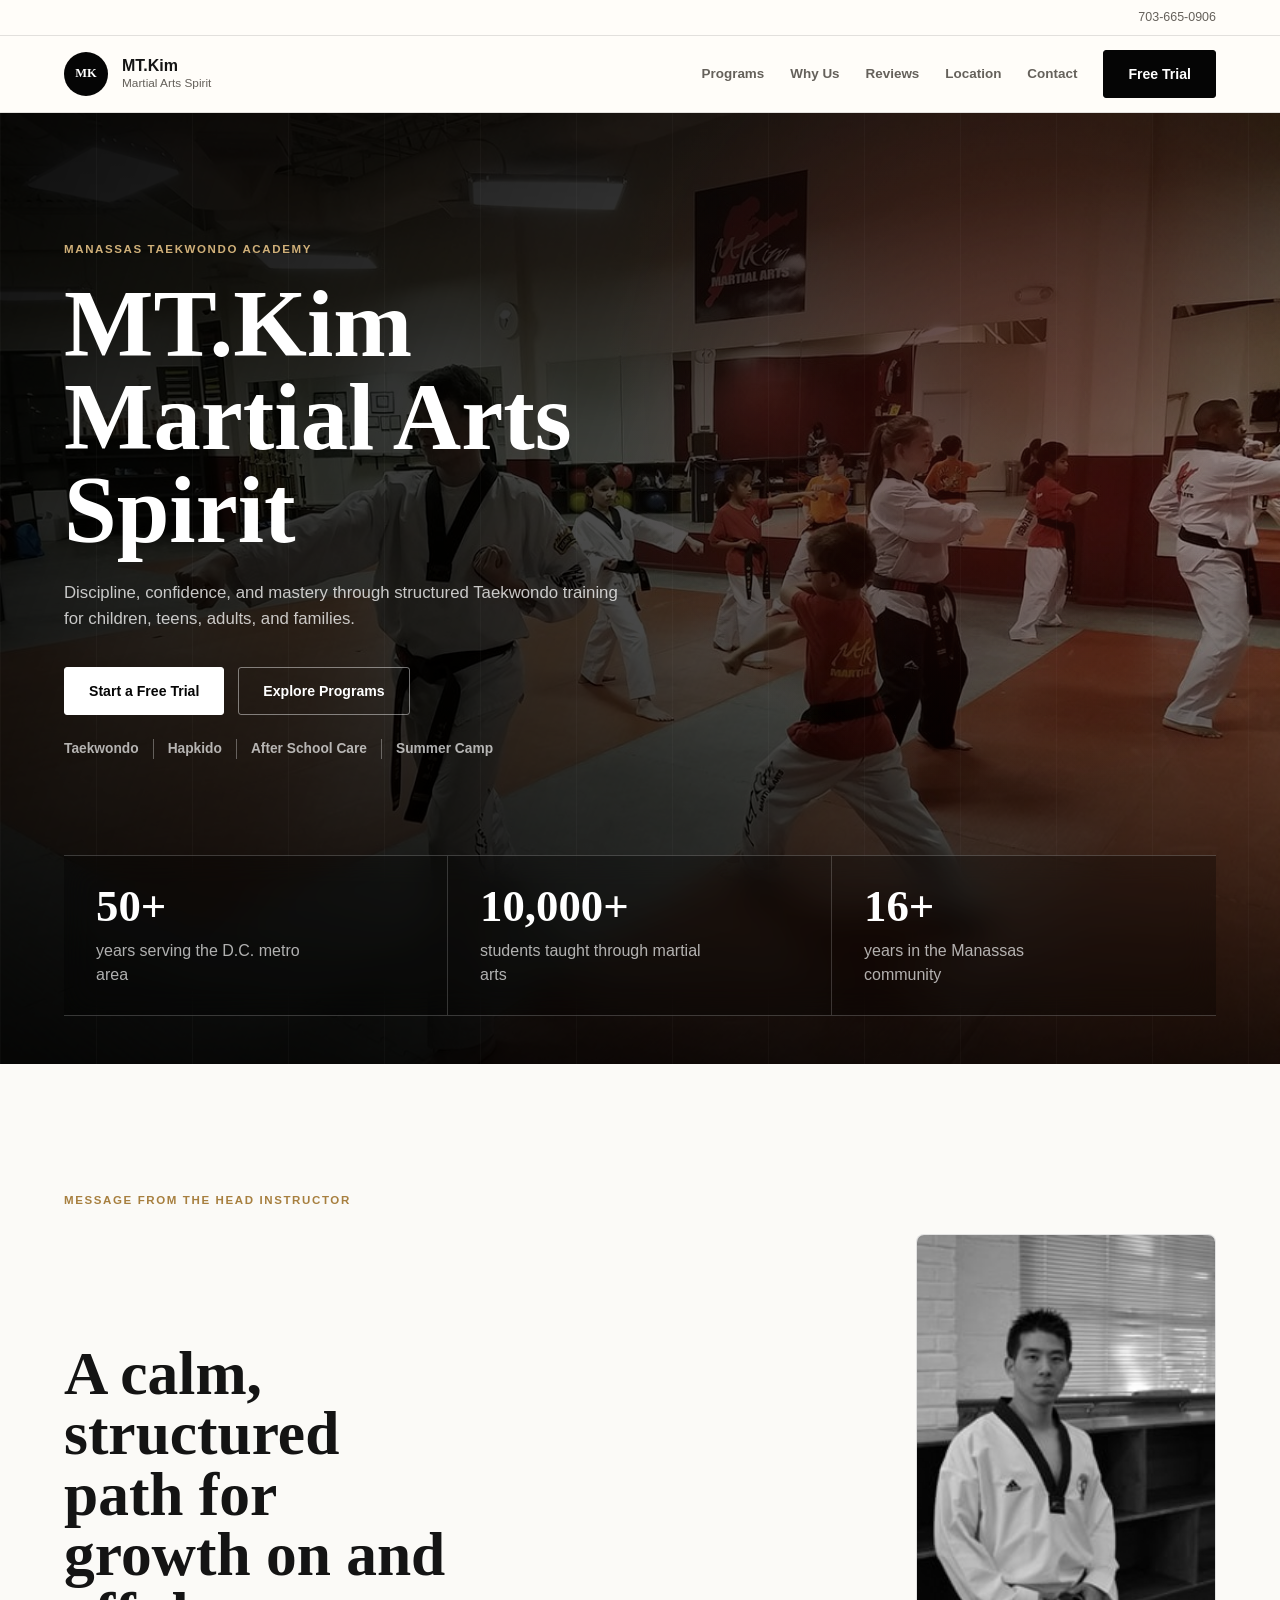
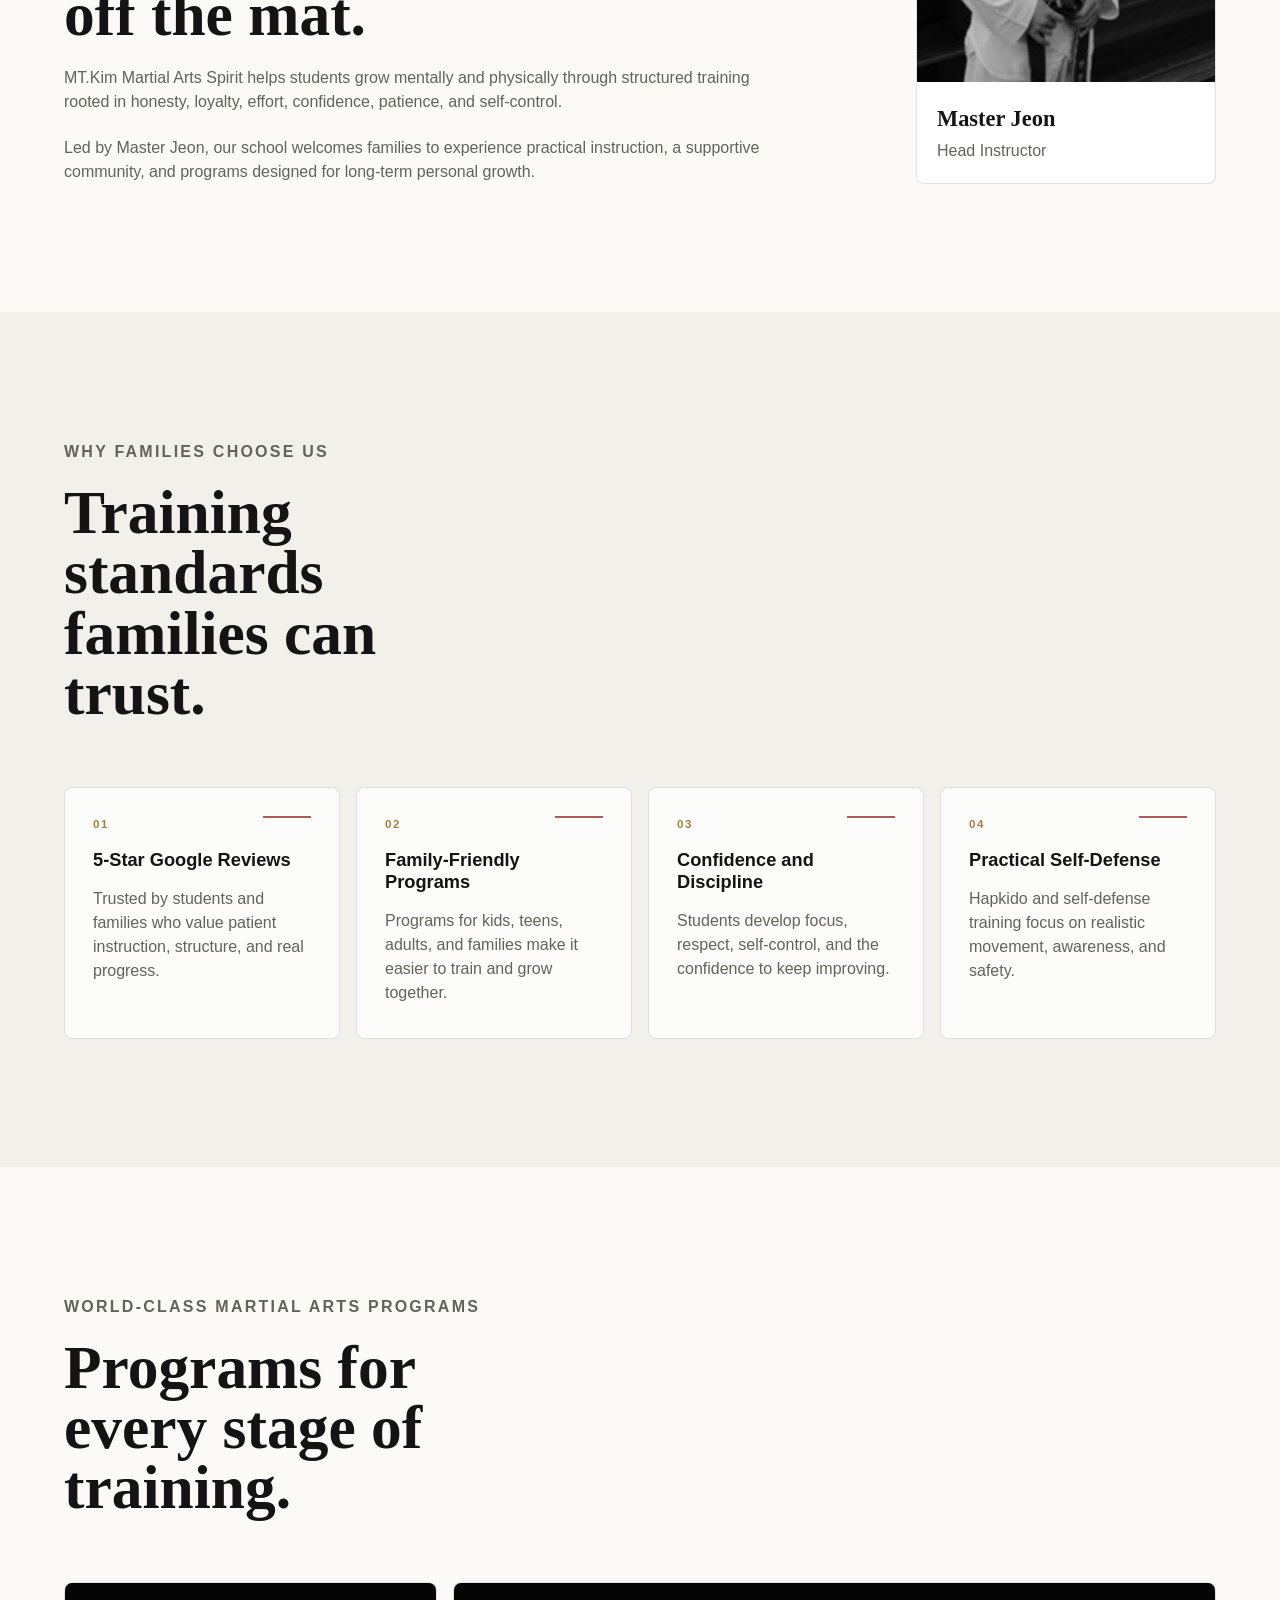
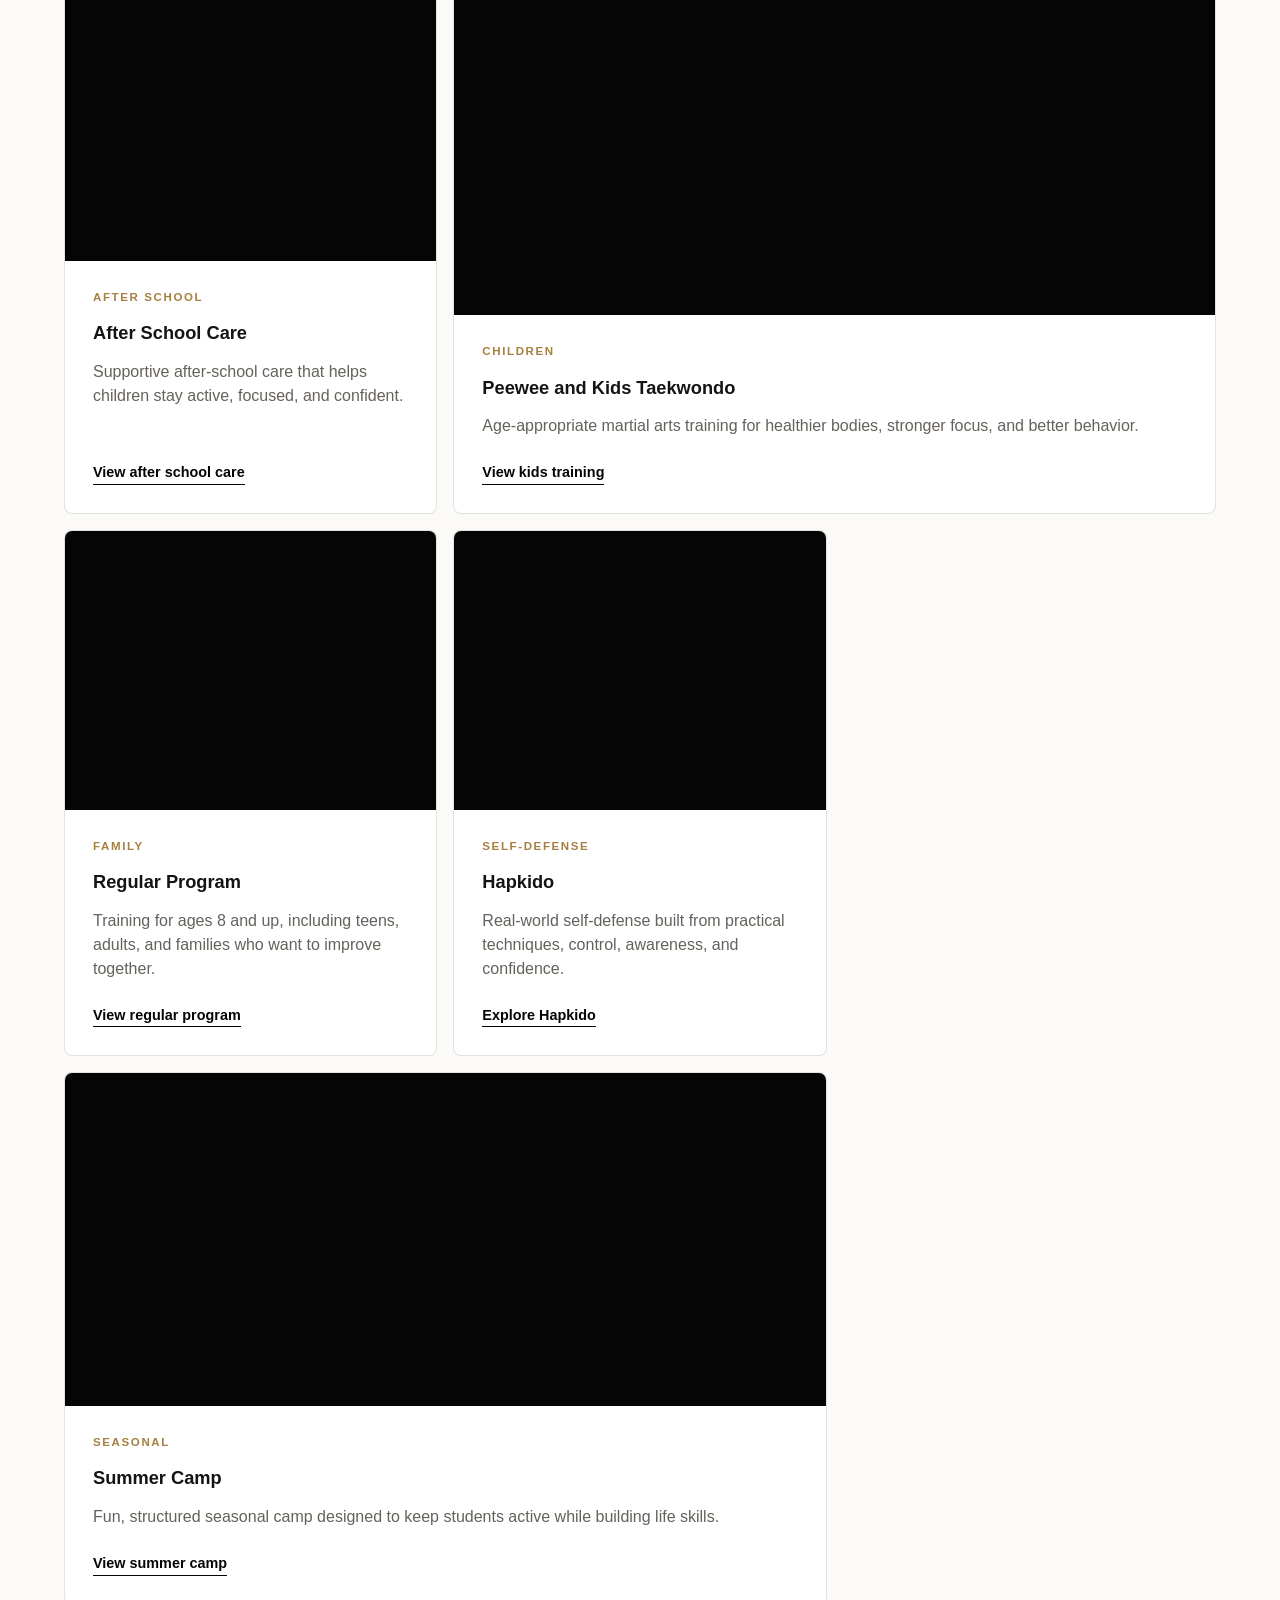
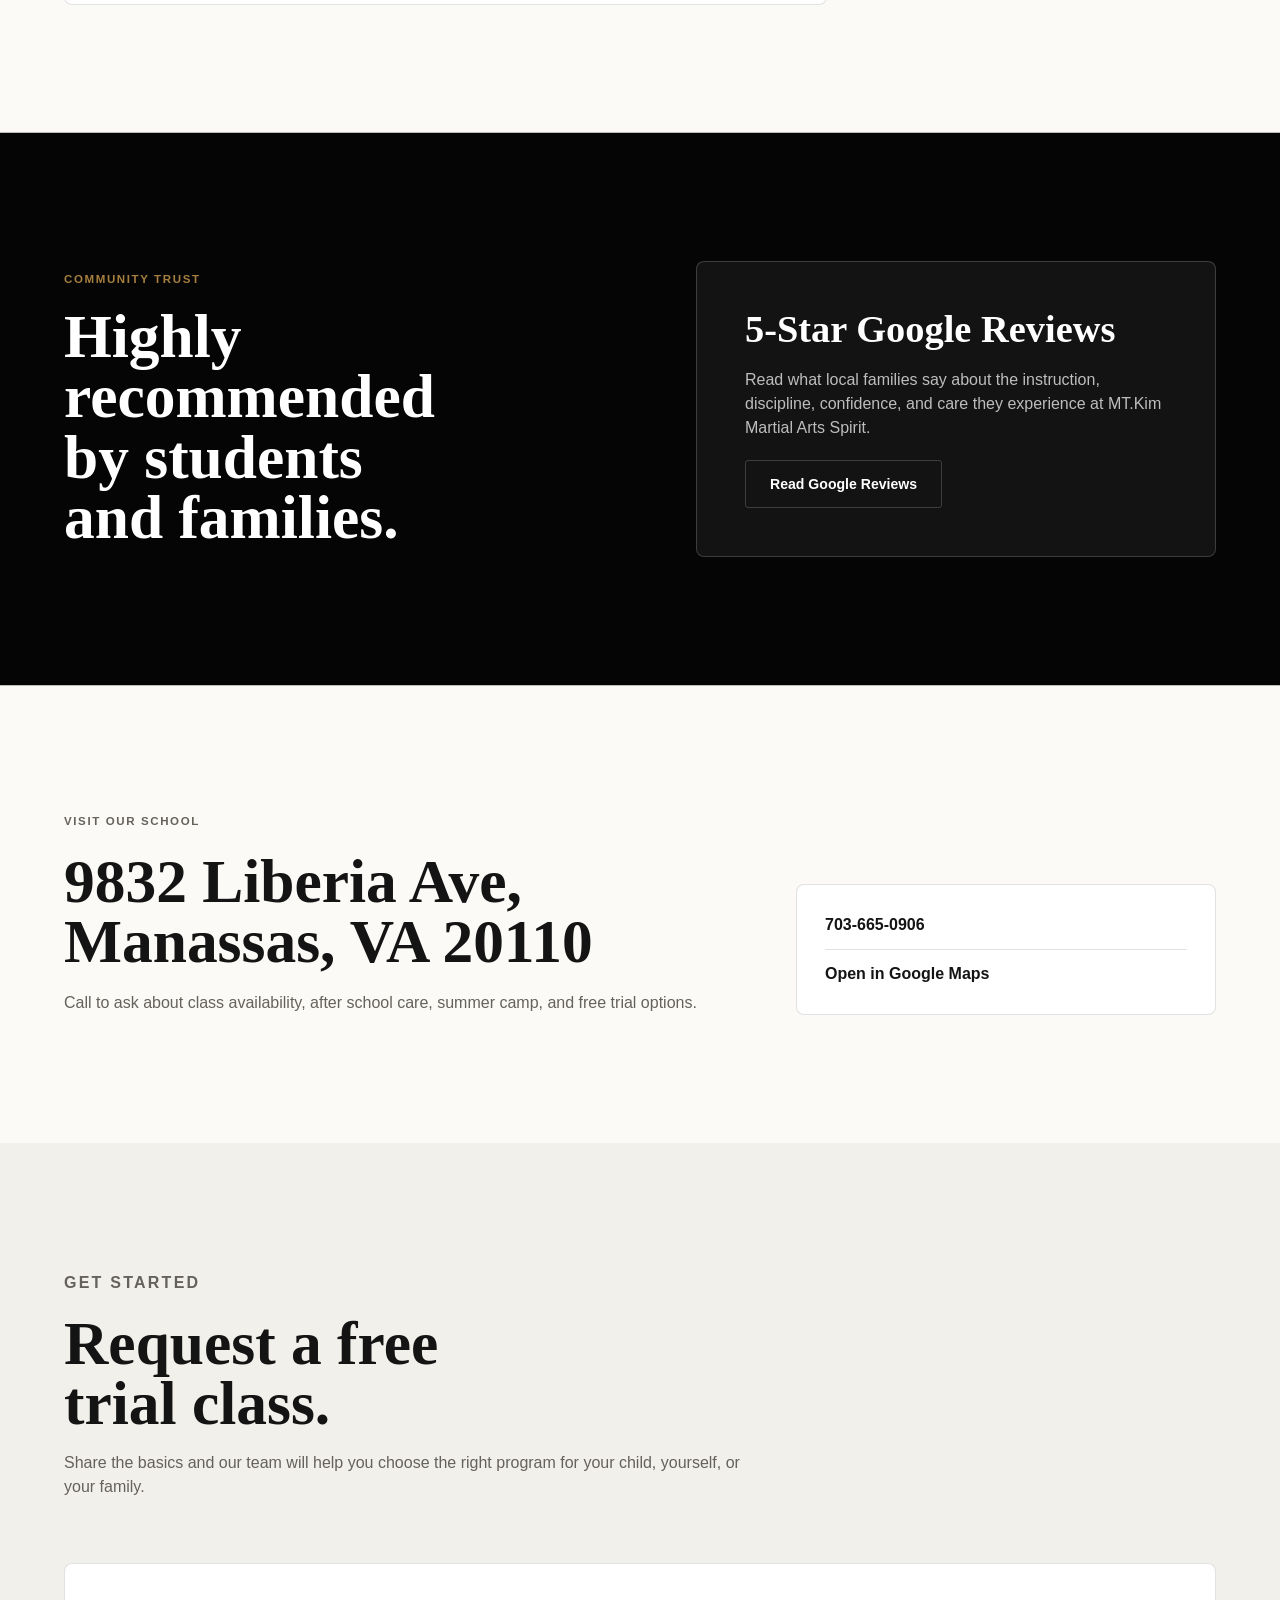
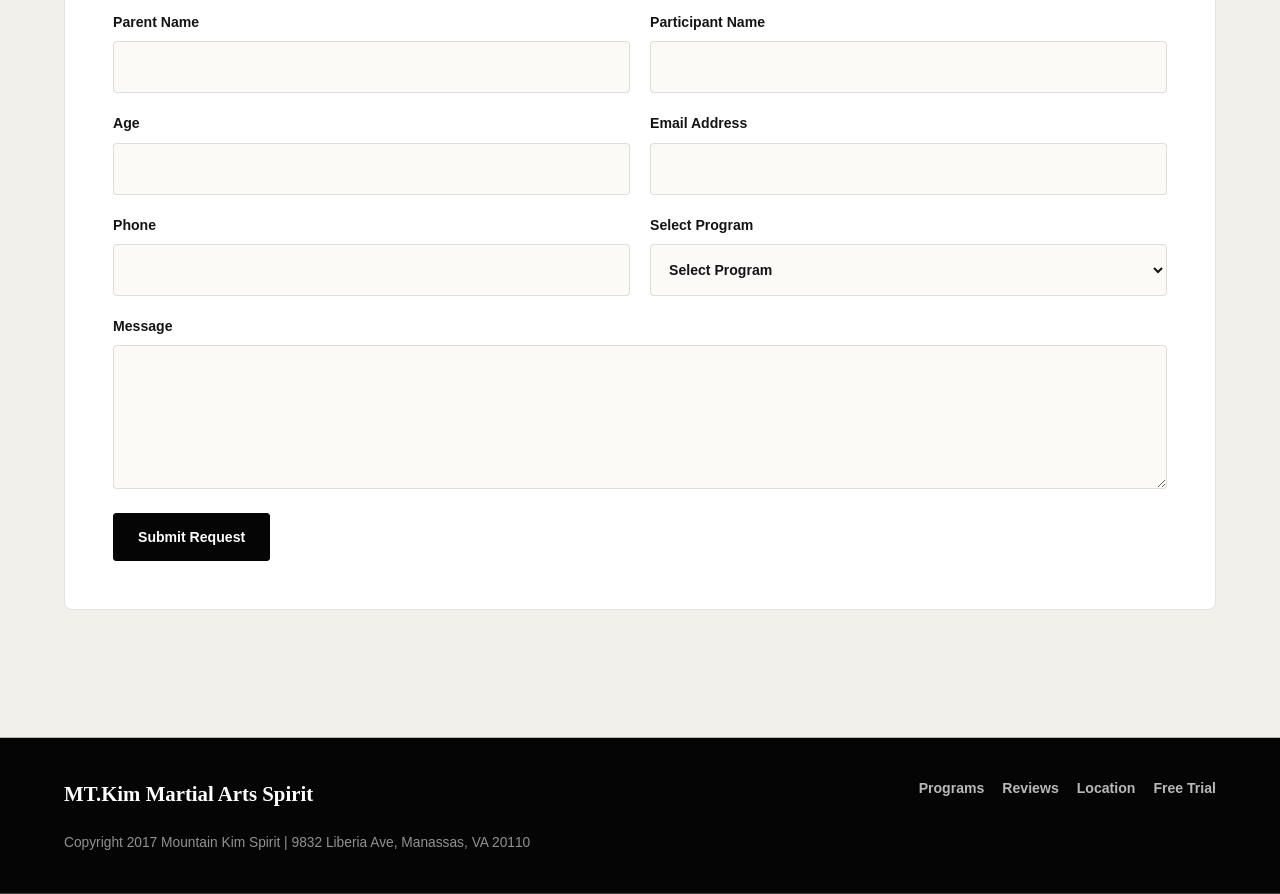
<file: index.html>
<!DOCTYPE html>
<html lang="en">
  <head>
    <meta charset="UTF-8" />
    <meta name="viewport" content="width=device-width, initial-scale=1.0" />
    <meta
      name="description"
      content="MT.Kim Martial Arts Spirit offers Taekwondo, Hapkido, after school care, summer camp, and family martial arts programs in Manassas, Virginia."
    />
    <meta
      http-equiv="Content-Security-Policy"
      content="default-src 'self'; base-uri 'self'; object-src 'none'; script-src 'self'; style-src 'self'; img-src 'self' data:; connect-src 'none'; font-src 'self'; form-action 'self'; upgrade-insecure-requests"
    />
    <meta name="referrer" content="strict-origin-when-cross-origin" />
    <title>MT.Kim Martial Arts Spirit | Taekwondo in Manassas, VA</title>
    <link rel="stylesheet" href="styles.css?v=trend-refresh-20260520" />
    <script src="script.js" defer></script>
  </head>
  <body>
    <header class="site-header" data-header>
      <div class="top-bar" aria-label="School contact information">
        <a href="tel:+17036650906">703-665-0906</a>
      </div>

      <nav class="main-nav" aria-label="Primary navigation">
        <a class="brand" href="#home" aria-label="MT.Kim Martial Arts Spirit home">
          <span class="brand-mark" aria-hidden="true">MK</span>
          <span class="brand-text">
            <strong>MT.Kim</strong>
            <small>Martial Arts Spirit</small>
          </span>
        </a>

        <button
          class="nav-toggle"
          type="button"
          aria-label="Open navigation"
          aria-expanded="false"
          aria-controls="site-menu"
          data-nav-toggle
        >
          <span></span>
          <span></span>
        </button>

        <div class="nav-links" id="site-menu" data-nav-menu>
          <a href="#programs-title">Programs</a>
          <a href="#why-title">Why Us</a>
          <a href="#reviews-title">Reviews</a>
          <a href="#location-title">Location</a>
          <a href="#contact-title">Contact</a>
          <a class="nav-cta" href="#contact-title">Free Trial</a>
        </div>
      </nav>
    </header>

    <main>
      <section class="hero-section" id="home" aria-labelledby="hero-title">
        <div class="hero-content">
          <p class="eyebrow">Manassas Taekwondo Academy</p>
          <h1 id="hero-title">MT.Kim Martial Arts Spirit</h1>
          <p class="hero-copy">
            Discipline, confidence, and mastery through structured Taekwondo training for children, teens, adults, and
            families.
          </p>
          <div class="hero-actions" aria-label="Primary calls to action">
            <a class="button button-primary" href="#contact-title">Start a Free Trial</a>
            <a class="button button-secondary" href="#programs-title">Explore Programs</a>
          </div>
          <p class="hero-note">
            <span>Taekwondo</span>
            <span>Hapkido</span>
            <span>After School Care</span>
            <span>Summer Camp</span>
          </p>
        </div>

        <figure class="hero-media">
          <img
            src="assets/hero-class.jpg?v=school-photos-20260520"
            alt="MT.Kim students practicing Taekwondo together inside the Manassas dojang"
            width="1200"
            height="900"
            decoding="sync"
            fetchpriority="high"
          />
        </figure>

        <dl class="trust-strip" aria-label="School highlights">
          <div>
            <dt>50+</dt>
            <dd>years serving the D.C. metro area</dd>
          </div>
          <div>
            <dt>10,000+</dt>
            <dd>students taught through martial arts</dd>
          </div>
          <div>
            <dt>16+</dt>
            <dd>years in the Manassas community</dd>
          </div>
        </dl>
      </section>

      <section class="intro-section" id="intro" aria-labelledby="intro-title">
        <div class="section-kicker">Message from the head instructor</div>
        <div class="intro-layout">
          <div class="intro-copy">
            <h2 id="intro-title">A calm, structured path for growth on and off the mat.</h2>
            <p>
              MT.Kim Martial Arts Spirit helps students grow mentally and physically through structured training rooted
              in honesty, loyalty, effort, confidence, patience, and self-control.
            </p>
            <p>
              Led by Master Jeon, our school welcomes families to experience practical instruction, a supportive
              community, and programs designed for long-term personal growth.
            </p>
          </div>
          <aside class="instructor-card" aria-label="Instructor information">
            <figure>
              <img
                src="assets/master-jeon.jpg"
                alt="Master Jeon, head instructor at MT.Kim Martial Arts Spirit"
                width="200"
                height="300"
                loading="lazy"
                decoding="async"
              />
            </figure>
            <div>
              <strong>Master Jeon</strong>
              <span>Head Instructor</span>
            </div>
          </aside>
        </div>
      </section>

      <section class="why-section" id="why-us" aria-labelledby="why-title">
        <div class="section-heading">
          <p class="eyebrow">Why families choose us</p>
          <h2 id="why-title">Training standards families can trust.</h2>
        </div>

        <div class="feature-grid">
          <article class="feature-card">
            <span class="card-index">01</span>
            <h3>5-Star Google Reviews</h3>
            <p>Trusted by students and families who value patient instruction, structure, and real progress.</p>
          </article>
          <article class="feature-card">
            <span class="card-index">02</span>
            <h3>Family-Friendly Programs</h3>
            <p>Programs for kids, teens, adults, and families make it easier to train and grow together.</p>
          </article>
          <article class="feature-card">
            <span class="card-index">03</span>
            <h3>Confidence and Discipline</h3>
            <p>Students develop focus, respect, self-control, and the confidence to keep improving.</p>
          </article>
          <article class="feature-card">
            <span class="card-index">04</span>
            <h3>Practical Self-Defense</h3>
            <p>Hapkido and self-defense training focus on realistic movement, awareness, and safety.</p>
          </article>
        </div>
      </section>

      <section class="programs-section" id="programs" aria-labelledby="programs-title">
        <div class="section-heading">
          <p class="eyebrow">World-class martial arts programs</p>
          <h2 id="programs-title">Programs for every stage of training.</h2>
        </div>

        <div class="program-grid">
          <article class="program-card">
            <figure class="program-card-media">
              <img
                src="assets/after-school-care.jpg?v=school-photos-20260520"
                alt=""
                width="1080"
                height="1080"
                loading="lazy"
                decoding="async"
              />
            </figure>
            <span class="program-label">After School</span>
            <h3>After School Care</h3>
            <p>Supportive after-school care that helps children stay active, focused, and confident.</p>
            <a href="after-school-care.html">View after school care</a>
          </article>
          <article class="program-card">
            <figure class="program-card-media">
              <img
                src="assets/kids-taekwondo.jpg?v=school-photos-20260520"
                alt=""
                width="1580"
                height="1053"
                loading="lazy"
                decoding="async"
              />
            </figure>
            <span class="program-label">Children</span>
            <h3>Peewee and Kids Taekwondo</h3>
            <p>Age-appropriate martial arts training for healthier bodies, stronger focus, and better behavior.</p>
            <a href="children-taekwondo.html">View kids training</a>
          </article>
          <article class="program-card">
            <figure class="program-card-media">
              <img
                src="assets/regular-program.jpg?v=school-photos-20260520"
                alt=""
                width="1309"
                height="871"
                loading="lazy"
                decoding="async"
              />
            </figure>
            <span class="program-label">Family</span>
            <h3>Regular Program</h3>
            <p>Training for ages 8 and up, including teens, adults, and families who want to improve together.</p>
            <a href="regular-program.html">View regular program</a>
          </article>
          <article class="program-card">
            <figure class="program-card-media">
              <img
                src="assets/self-defense-alt.jpg?v=school-photos-20260520"
                alt=""
                width="1800"
                height="1200"
                loading="lazy"
                decoding="async"
              />
            </figure>
            <span class="program-label">Self-Defense</span>
            <h3>Hapkido</h3>
            <p>Real-world self-defense built from practical techniques, control, awareness, and confidence.</p>
            <a href="hapkido.html">Explore Hapkido</a>
          </article>
          <article class="program-card program-card-wide">
            <figure class="program-card-media">
              <img
                src="assets/summer-camp.jpg?v=school-photos-20260520"
                alt=""
                width="1800"
                height="1200"
                loading="lazy"
                decoding="async"
              />
            </figure>
            <span class="program-label">Seasonal</span>
            <h3>Summer Camp</h3>
            <p>Fun, structured seasonal camp designed to keep students active while building life skills.</p>
            <a href="summer-camp.html">View summer camp</a>
          </article>
        </div>
      </section>

      <section class="reviews-section" id="reviews" aria-labelledby="reviews-title">
        <div>
          <p class="eyebrow">Community trust</p>
          <h2 id="reviews-title">Highly recommended by students and families.</h2>
        </div>
        <div class="review-panel">
          <strong>5-Star Google Reviews</strong>
          <p>
            Read what local families say about the instruction, discipline, confidence, and care they experience at
            MT.Kim Martial Arts Spirit.
          </p>
          <a
            class="button button-secondary"
            href="https://www.google.com/search?q=MT.Kim+Martial+Arts+Spirit+reviews"
            target="_blank"
            rel="noopener noreferrer"
          >
            Read Google Reviews
          </a>
        </div>
      </section>

      <section class="location-section" id="location" aria-labelledby="location-title">
        <div class="location-copy">
          <p class="eyebrow">Visit our school</p>
          <h2 id="location-title">9832 Liberia Ave, Manassas, VA 20110</h2>
          <p>
            Call to ask about class availability, after school care, summer camp, and free trial options.
          </p>
        </div>
        <address class="contact-panel">
          <a href="tel:+17036650906">703-665-0906</a>
          <a
            href="https://www.google.com/maps/search/?api=1&query=9832+Liberia+Ave+Manassas+VA+20110"
            target="_blank"
            rel="noopener noreferrer"
          >
            Open in Google Maps
          </a>
        </address>
      </section>

      <section class="contact-section" id="contact" aria-labelledby="contact-title">
        <div class="section-heading">
          <p class="eyebrow">Get started</p>
          <h2 id="contact-title">Request a free trial class.</h2>
          <p>
            Share the basics and our team will help you choose the right program for your child, yourself, or your
            family.
          </p>
        </div>

        <form class="contact-form" action="#" method="post" data-contact-form>
          <div class="form-grid">
            <label for="parent-name">
              Parent Name
              <input id="parent-name" name="parentName" type="text" autocomplete="name" required />
            </label>
            <label for="participant-name">
              Participant Name
              <input id="participant-name" name="participantName" type="text" autocomplete="name" required />
            </label>
            <label for="age">
              Age
              <input id="age" name="age" type="number" inputmode="numeric" min="3" max="99" required />
            </label>
            <label for="email">
              Email Address
              <input id="email" name="email" type="email" autocomplete="email" required />
            </label>
            <label for="phone">
              Phone
              <input id="phone" name="phone" type="tel" autocomplete="tel" required />
            </label>
            <label for="program">
              Select Program
              <select id="program" name="program" required>
                <option value="">Select Program</option>
                <option value="kids-taekwondo">Kids Taekwondo</option>
                <option value="adult-taekwondo">Adult Taekwondo</option>
                <option value="family-taekwondo">Family Taekwondo</option>
                <option value="hapkido">Hapkido</option>
                <option value="summer-camp">Summer Camp</option>
                <option value="after-school-care">After School Care</option>
              </select>
            </label>
            <label class="form-wide" for="message">
              Message
              <textarea id="message" name="message" rows="5"></textarea>
            </label>
          </div>

          <div class="form-actions">
            <button class="button button-primary" type="submit">Submit Request</button>
            <p class="form-status" role="status" aria-live="polite" data-form-status></p>
          </div>
        </form>
      </section>
    </main>

    <footer class="site-footer">
      <a class="footer-brand" href="#home">MT.Kim Martial Arts Spirit</a>
      <div class="footer-links" aria-label="Footer navigation">
        <a href="#programs-title">Programs</a>
        <a href="#reviews-title">Reviews</a>
        <a href="#location-title">Location</a>
        <a href="#contact-title">Free Trial</a>
      </div>
      <p>Copyright 2017 Mountain Kim Spirit | 9832 Liberia Ave, Manassas, VA 20110</p>
    </footer>
  </body>
</html>
</file>
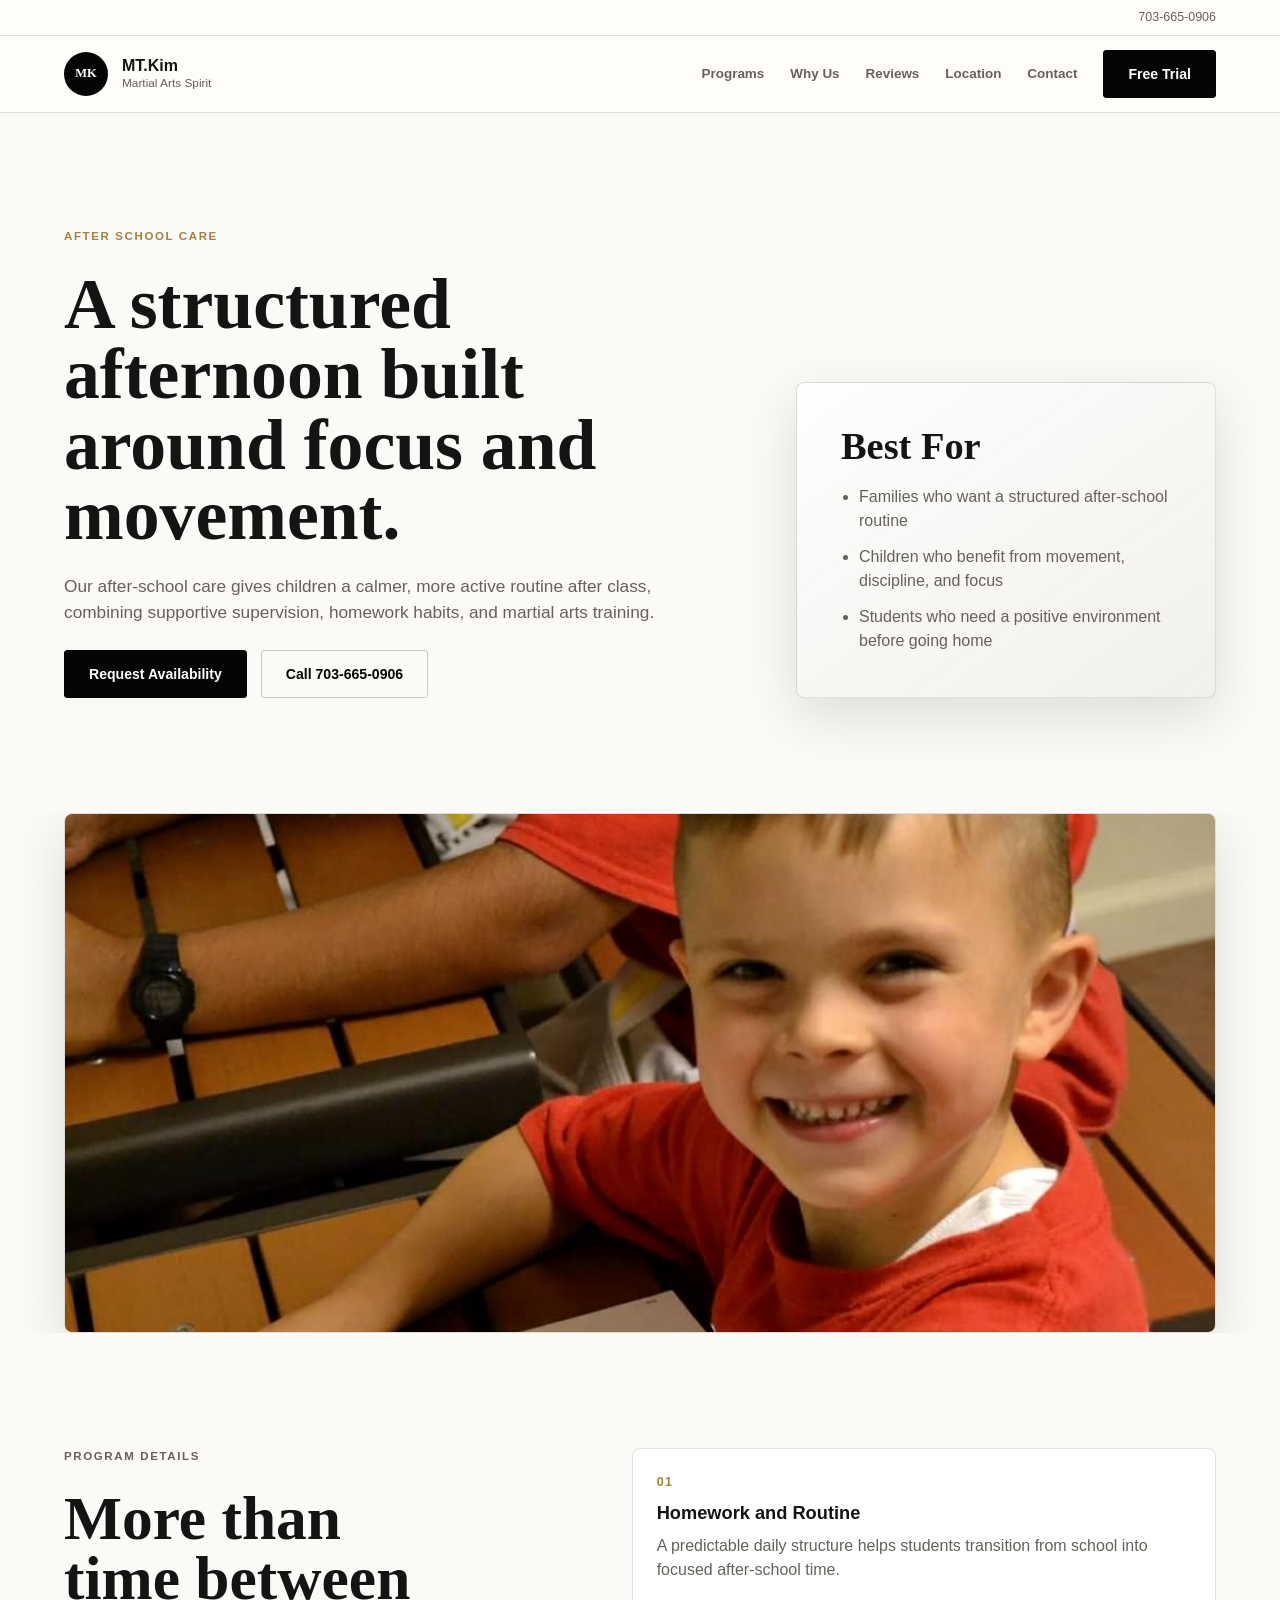
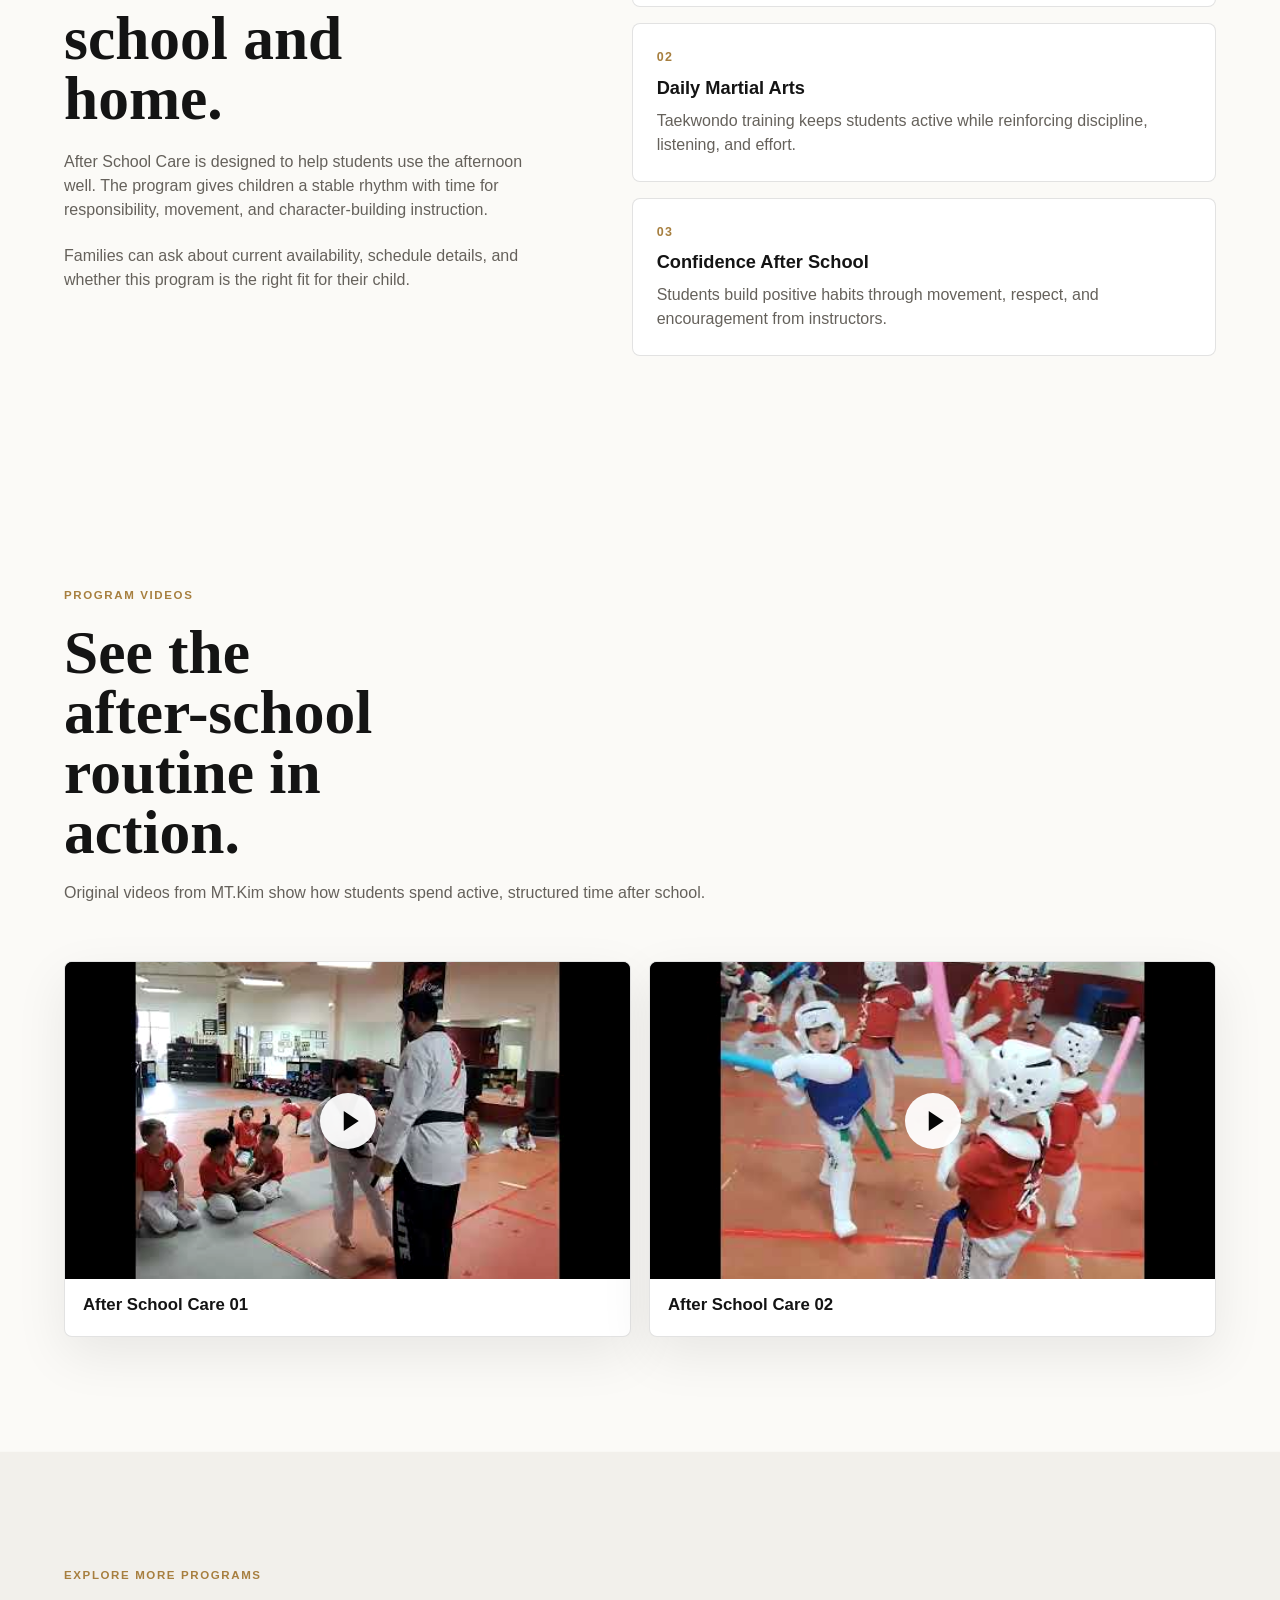
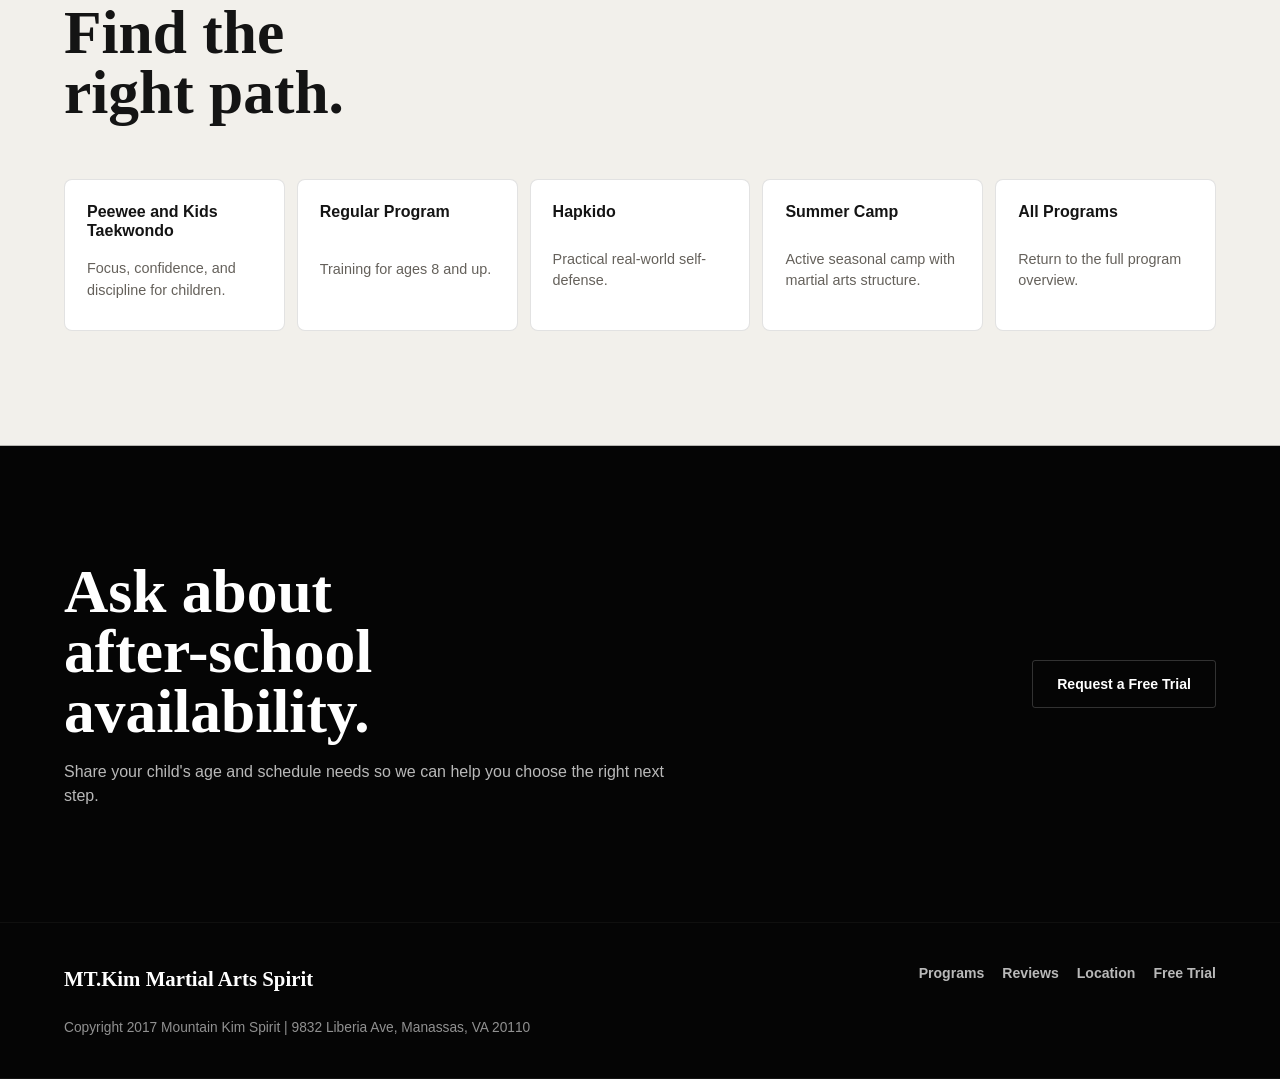
<file: after-school-care.html>
<!DOCTYPE html>
<html lang="en">
  <head>
    <meta charset="UTF-8" />
    <meta name="viewport" content="width=device-width, initial-scale=1.0" />
    <meta
      name="description"
      content="After School Care at MT.Kim Martial Arts Spirit in Manassas combines structure, Taekwondo training, homework routine, and confidence-building activity."
    />
    <meta
      http-equiv="Content-Security-Policy"
      content="default-src 'self'; base-uri 'self'; object-src 'none'; script-src 'self'; style-src 'self'; img-src 'self' data:; connect-src 'none'; font-src 'self'; form-action 'self'; upgrade-insecure-requests"
    />
    <meta name="referrer" content="strict-origin-when-cross-origin" />
    <title>After School Care | MT.Kim Martial Arts Spirit</title>
    <link rel="stylesheet" href="styles.css?v=trend-refresh-20260520" />
    <script src="script.js" defer></script>
  </head>
  <body class="program-page">
    <header class="site-header" data-header>
      <div class="top-bar" aria-label="School contact information">
        <a href="tel:+17036650906">703-665-0906</a>
      </div>

      <nav class="main-nav" aria-label="Primary navigation">
        <a class="brand" href="index.html#home" aria-label="MT.Kim Martial Arts Spirit home">
          <span class="brand-mark" aria-hidden="true">MK</span>
          <span class="brand-text">
            <strong>MT.Kim</strong>
            <small>Martial Arts Spirit</small>
          </span>
        </a>

        <button
          class="nav-toggle"
          type="button"
          aria-label="Open navigation"
          aria-expanded="false"
          aria-controls="site-menu"
          data-nav-toggle
        >
          <span></span>
          <span></span>
        </button>

        <div class="nav-links" id="site-menu" data-nav-menu>
          <a href="index.html#programs-title">Programs</a>
          <a href="index.html#why-title">Why Us</a>
          <a href="index.html#reviews-title">Reviews</a>
          <a href="index.html#location-title">Location</a>
          <a href="index.html#contact-title">Contact</a>
          <a class="nav-cta" href="index.html#contact-title">Free Trial</a>
        </div>
      </nav>
    </header>

    <main>
      <section class="program-hero" aria-labelledby="program-title">
        <div class="program-hero-copy">
          <p class="eyebrow">After School Care</p>
          <h1 id="program-title">A structured afternoon built around focus and movement.</h1>
          <p class="lead">
            Our after-school care gives children a calmer, more active routine after class, combining supportive
            supervision, homework habits, and martial arts training.
          </p>
          <div class="program-hero-actions">
            <a class="button button-primary" href="index.html#contact-title">Request Availability</a>
            <a class="button button-secondary" href="tel:+17036650906">Call 703-665-0906</a>
          </div>
        </div>

        <aside class="program-hero-panel" aria-label="After school care highlights">
          <strong>Best For</strong>
          <ul>
            <li>Families who want a structured after-school routine</li>
            <li>Children who benefit from movement, discipline, and focus</li>
            <li>Students who need a positive environment before going home</li>
          </ul>
        </aside>
      </section>

      <figure class="program-visual">
        <img
          src="assets/after-school-care.jpg?v=school-photos-20260520"
          alt="After school care student smiling during a quiet activity at MT.Kim"
          width="1080"
          height="1080"
          decoding="async"
        />
      </figure>

      <section class="program-detail-section" aria-labelledby="detail-title">
        <div class="program-copy">
          <p class="eyebrow">Program Details</p>
          <h2 id="detail-title">More than time between school and home.</h2>
          <p>
            After School Care is designed to help students use the afternoon well. The program gives children a stable
            rhythm with time for responsibility, movement, and character-building instruction.
          </p>
          <p>
            Families can ask about current availability, schedule details, and whether this program is the right fit for
            their child.
          </p>
        </div>

        <div class="benefit-list" aria-label="After school care benefits">
          <article class="benefit-item">
            <span>01</span>
            <h3>Homework and Routine</h3>
            <p>A predictable daily structure helps students transition from school into focused after-school time.</p>
          </article>
          <article class="benefit-item">
            <span>02</span>
            <h3>Daily Martial Arts</h3>
            <p>Taekwondo training keeps students active while reinforcing discipline, listening, and effort.</p>
          </article>
          <article class="benefit-item">
            <span>03</span>
            <h3>Confidence After School</h3>
            <p>Students build positive habits through movement, respect, and encouragement from instructors.</p>
          </article>
        </div>
      </section>

      <section class="program-video-section" aria-labelledby="video-title">
        <div class="program-related-header">
          <p class="eyebrow">Program Videos</p>
          <h2 id="video-title">See the after-school routine in action.</h2>
          <p>Original videos from MT.Kim show how students spend active, structured time after school.</p>
        </div>

        <div class="video-grid">
          <article class="video-card">
            <a
              class="video-link"
              href="https://www.youtube.com/watch?v=X3j0o6Y3hs8"
              target="_blank"
              rel="noopener noreferrer"
              aria-label="Watch After School Care 01 on YouTube"
            >
              <img
                src="assets/video-thumbnails/after-school-01.jpg"
                alt=""
                width="480"
                height="360"
                loading="lazy"
                decoding="async"
              />
              <span class="play-icon" aria-hidden="true"></span>
            </a>
            <h3>After School Care 01</h3>
          </article>

          <article class="video-card">
            <a
              class="video-link"
              href="https://www.youtube.com/watch?v=oe7VNR1kJiE"
              target="_blank"
              rel="noopener noreferrer"
              aria-label="Watch After School Care 02 on YouTube"
            >
              <img
                src="assets/video-thumbnails/after-school-02.jpg"
                alt=""
                width="480"
                height="360"
                loading="lazy"
                decoding="async"
              />
              <span class="play-icon" aria-hidden="true"></span>
            </a>
            <h3>After School Care 02</h3>
          </article>
        </div>
      </section>

      <section class="program-related-section" aria-labelledby="related-title">
        <div class="program-related-header">
          <p class="eyebrow">Explore More Programs</p>
          <h2 id="related-title">Find the right path.</h2>
        </div>
        <div class="program-link-grid">
          <a class="program-link-card" href="children-taekwondo.html">
            <strong>Peewee and Kids Taekwondo</strong>
            <span>Focus, confidence, and discipline for children.</span>
          </a>
          <a class="program-link-card" href="regular-program.html">
            <strong>Regular Program</strong>
            <span>Training for ages 8 and up.</span>
          </a>
          <a class="program-link-card" href="hapkido.html">
            <strong>Hapkido</strong>
            <span>Practical real-world self-defense.</span>
          </a>
          <a class="program-link-card" href="summer-camp.html">
            <strong>Summer Camp</strong>
            <span>Active seasonal camp with martial arts structure.</span>
          </a>
          <a class="program-link-card" href="index.html#programs-title">
            <strong>All Programs</strong>
            <span>Return to the full program overview.</span>
          </a>
        </div>
      </section>

      <section class="program-cta-section" aria-labelledby="cta-title">
        <div>
          <h2 id="cta-title">Ask about after-school availability.</h2>
          <p>Share your child's age and schedule needs so we can help you choose the right next step.</p>
        </div>
        <a class="button button-secondary" href="index.html#contact-title">Request a Free Trial</a>
      </section>
    </main>

    <footer class="site-footer">
      <a class="footer-brand" href="index.html#home">MT.Kim Martial Arts Spirit</a>
      <div class="footer-links" aria-label="Footer navigation">
        <a href="index.html#programs-title">Programs</a>
        <a href="index.html#reviews-title">Reviews</a>
        <a href="index.html#location-title">Location</a>
        <a href="index.html#contact-title">Free Trial</a>
      </div>
      <p>Copyright 2017 Mountain Kim Spirit | 9832 Liberia Ave, Manassas, VA 20110</p>
    </footer>
  </body>
</html>
</file>
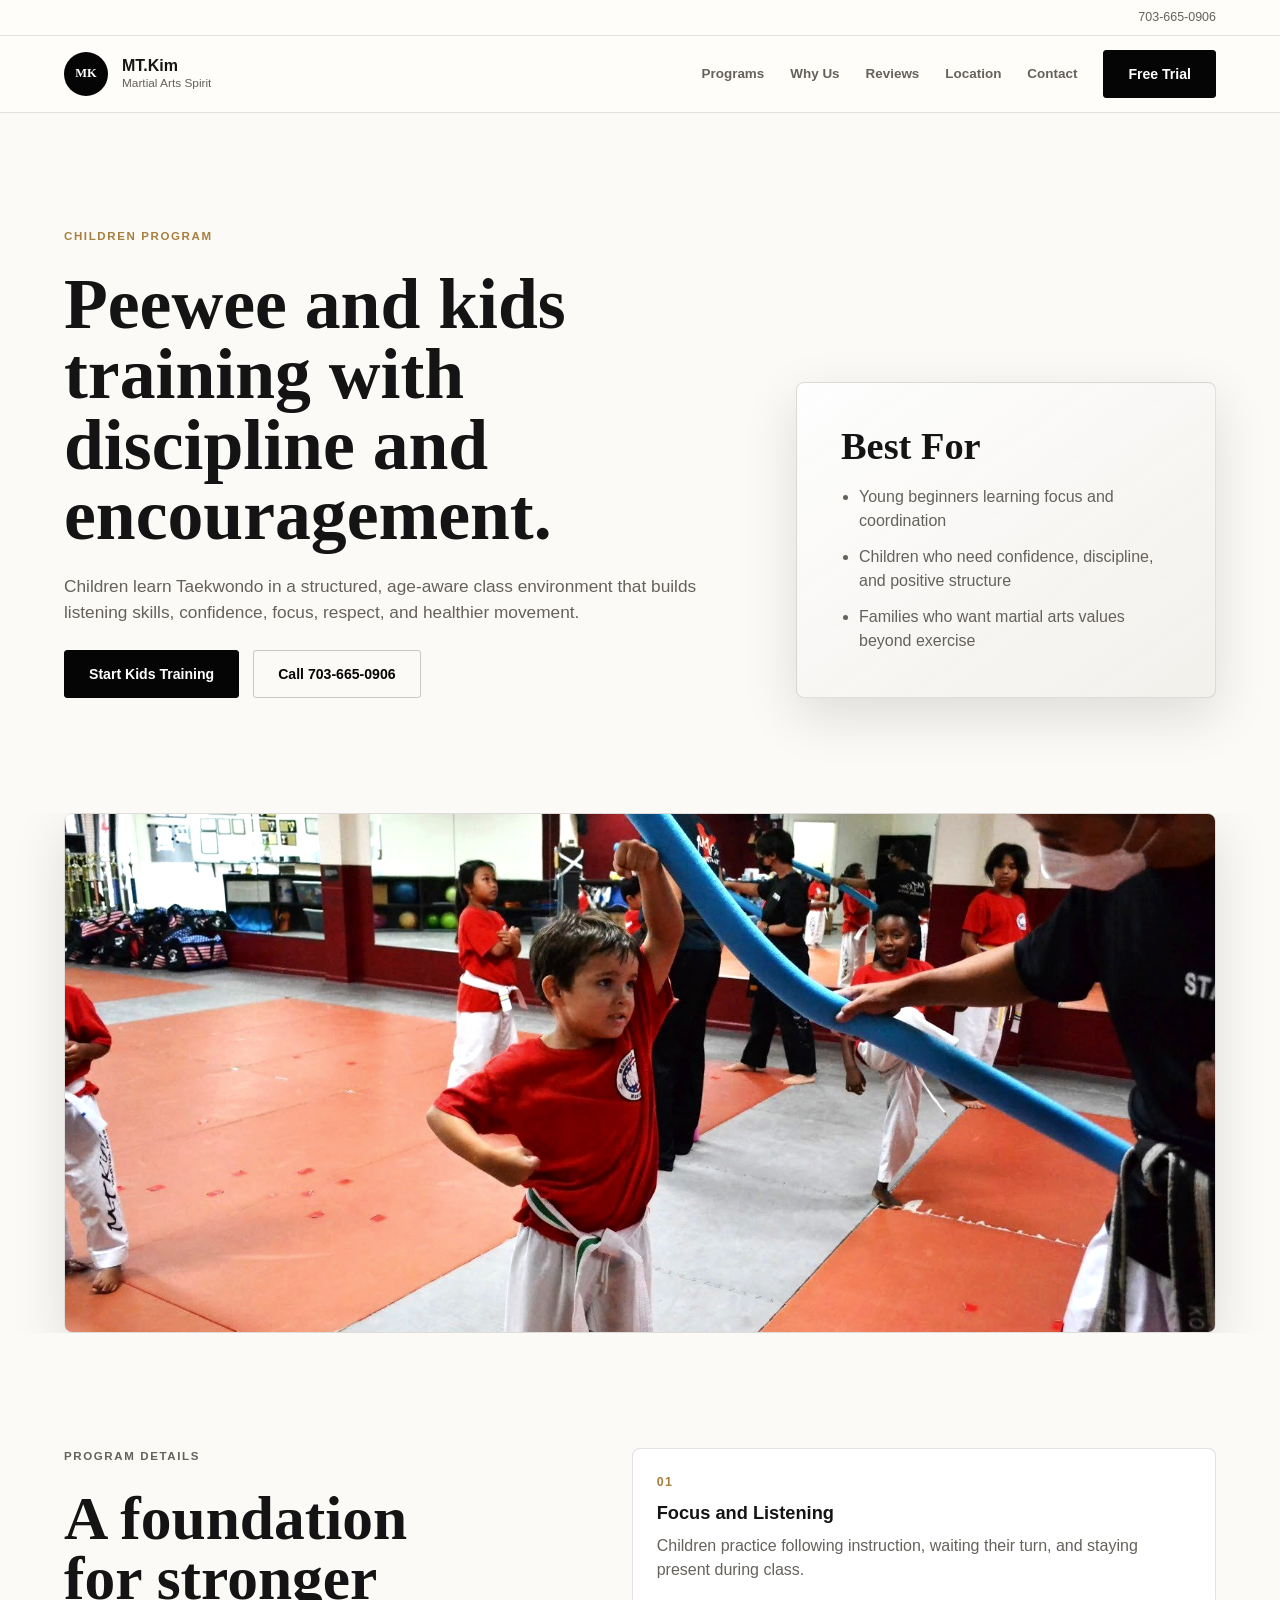
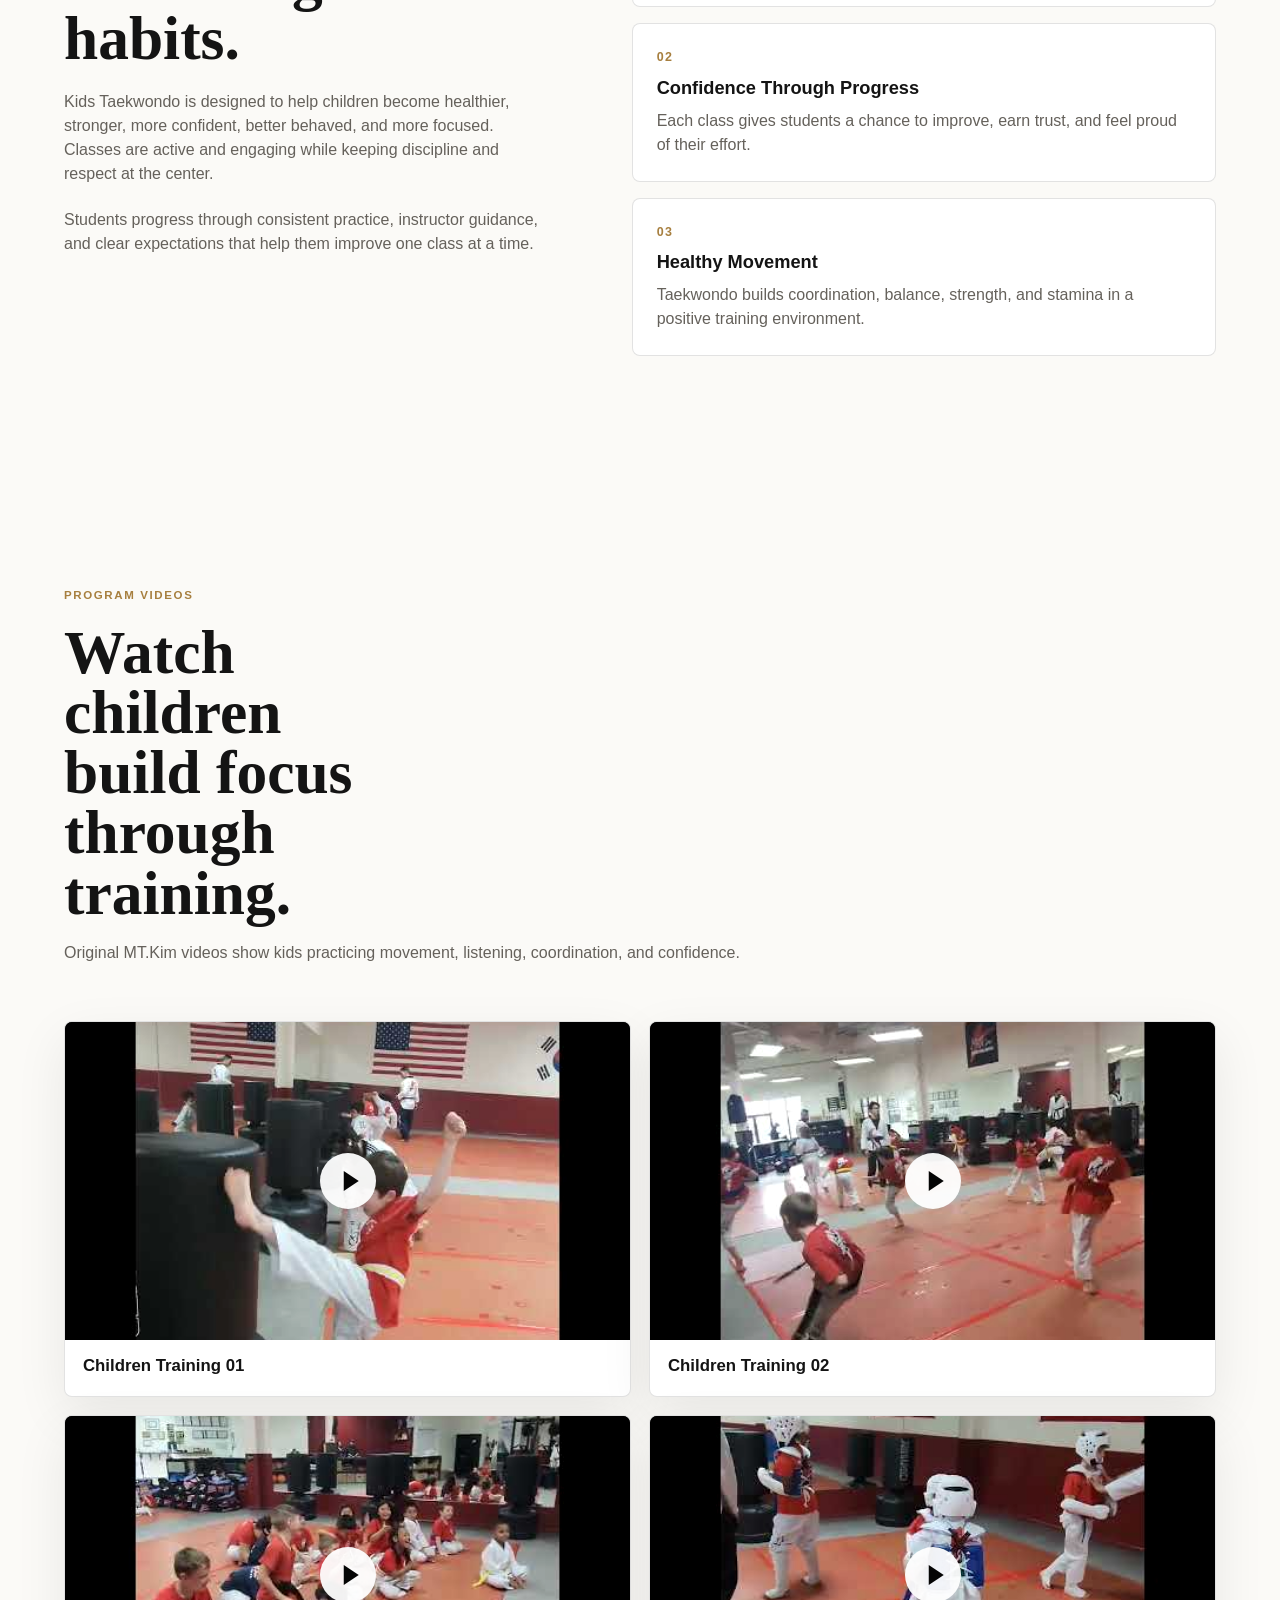
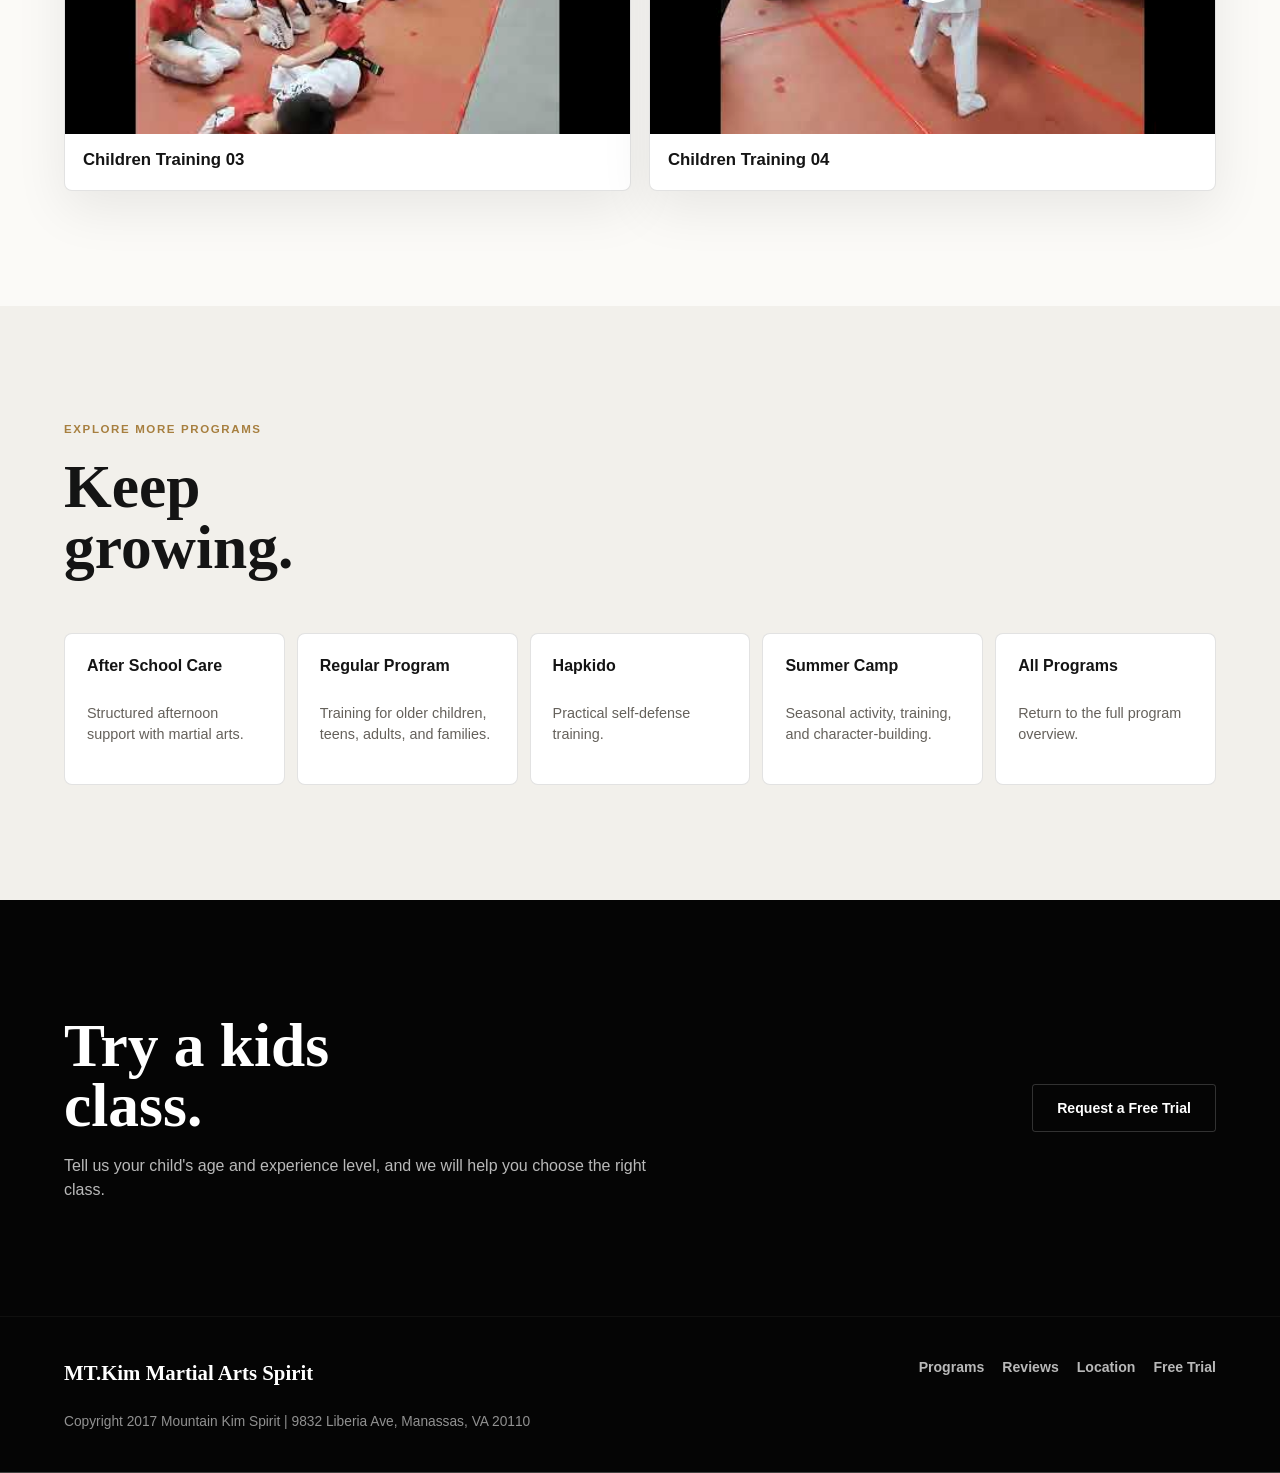
<file: children-taekwondo.html>
<!DOCTYPE html>
<html lang="en">
  <head>
    <meta charset="UTF-8" />
    <meta name="viewport" content="width=device-width, initial-scale=1.0" />
    <meta
      name="description"
      content="Peewee and Kids Taekwondo at MT.Kim Martial Arts Spirit helps children build focus, confidence, respect, discipline, and healthy movement."
    />
    <meta
      http-equiv="Content-Security-Policy"
      content="default-src 'self'; base-uri 'self'; object-src 'none'; script-src 'self'; style-src 'self'; img-src 'self' data:; connect-src 'none'; font-src 'self'; form-action 'self'; upgrade-insecure-requests"
    />
    <meta name="referrer" content="strict-origin-when-cross-origin" />
    <title>Peewee and Kids Taekwondo | MT.Kim Martial Arts Spirit</title>
    <link rel="stylesheet" href="styles.css?v=trend-refresh-20260520" />
    <script src="script.js" defer></script>
  </head>
  <body class="program-page">
    <header class="site-header" data-header>
      <div class="top-bar" aria-label="School contact information">
        <a href="tel:+17036650906">703-665-0906</a>
      </div>

      <nav class="main-nav" aria-label="Primary navigation">
        <a class="brand" href="index.html#home" aria-label="MT.Kim Martial Arts Spirit home">
          <span class="brand-mark" aria-hidden="true">MK</span>
          <span class="brand-text">
            <strong>MT.Kim</strong>
            <small>Martial Arts Spirit</small>
          </span>
        </a>

        <button
          class="nav-toggle"
          type="button"
          aria-label="Open navigation"
          aria-expanded="false"
          aria-controls="site-menu"
          data-nav-toggle
        >
          <span></span>
          <span></span>
        </button>

        <div class="nav-links" id="site-menu" data-nav-menu>
          <a href="index.html#programs-title">Programs</a>
          <a href="index.html#why-title">Why Us</a>
          <a href="index.html#reviews-title">Reviews</a>
          <a href="index.html#location-title">Location</a>
          <a href="index.html#contact-title">Contact</a>
          <a class="nav-cta" href="index.html#contact-title">Free Trial</a>
        </div>
      </nav>
    </header>

    <main>
      <section class="program-hero" aria-labelledby="program-title">
        <div class="program-hero-copy">
          <p class="eyebrow">Children Program</p>
          <h1 id="program-title">Peewee and kids training with discipline and encouragement.</h1>
          <p class="lead">
            Children learn Taekwondo in a structured, age-aware class environment that builds listening skills,
            confidence, focus, respect, and healthier movement.
          </p>
          <div class="program-hero-actions">
            <a class="button button-primary" href="index.html#contact-title">Start Kids Training</a>
            <a class="button button-secondary" href="tel:+17036650906">Call 703-665-0906</a>
          </div>
        </div>

        <aside class="program-hero-panel" aria-label="Kids Taekwondo highlights">
          <strong>Best For</strong>
          <ul>
            <li>Young beginners learning focus and coordination</li>
            <li>Children who need confidence, discipline, and positive structure</li>
            <li>Families who want martial arts values beyond exercise</li>
          </ul>
        </aside>
      </section>

      <figure class="program-visual">
        <img
          src="assets/kids-taekwondo.jpg?v=school-photos-20260520"
          alt="Young MT.Kim student practicing a Taekwondo drill with an instructor"
          width="1580"
          height="1053"
          decoding="async"
        />
      </figure>

      <section class="program-detail-section" aria-labelledby="detail-title">
        <div class="program-copy">
          <p class="eyebrow">Program Details</p>
          <h2 id="detail-title">A foundation for stronger habits.</h2>
          <p>
            Kids Taekwondo is designed to help children become healthier, stronger, more confident, better behaved, and
            more focused. Classes are active and engaging while keeping discipline and respect at the center.
          </p>
          <p>
            Students progress through consistent practice, instructor guidance, and clear expectations that help them
            improve one class at a time.
          </p>
        </div>

        <div class="benefit-list" aria-label="Kids Taekwondo benefits">
          <article class="benefit-item">
            <span>01</span>
            <h3>Focus and Listening</h3>
            <p>Children practice following instruction, waiting their turn, and staying present during class.</p>
          </article>
          <article class="benefit-item">
            <span>02</span>
            <h3>Confidence Through Progress</h3>
            <p>Each class gives students a chance to improve, earn trust, and feel proud of their effort.</p>
          </article>
          <article class="benefit-item">
            <span>03</span>
            <h3>Healthy Movement</h3>
            <p>Taekwondo builds coordination, balance, strength, and stamina in a positive training environment.</p>
          </article>
        </div>
      </section>

      <section class="program-video-section" aria-labelledby="video-title">
        <div class="program-related-header">
          <p class="eyebrow">Program Videos</p>
          <h2 id="video-title">Watch children build focus through training.</h2>
          <p>Original MT.Kim videos show kids practicing movement, listening, coordination, and confidence.</p>
        </div>

        <div class="video-grid">
          <article class="video-card">
            <a
              class="video-link"
              href="https://www.youtube.com/watch?v=5N-GD68TyyQ"
              target="_blank"
              rel="noopener noreferrer"
              aria-label="Watch Children Training 01 on YouTube"
            >
              <img
                src="assets/video-thumbnails/children-01.jpg"
                alt=""
                width="480"
                height="360"
                loading="lazy"
                decoding="async"
              />
              <span class="play-icon" aria-hidden="true"></span>
            </a>
            <h3>Children Training 01</h3>
          </article>

          <article class="video-card">
            <a
              class="video-link"
              href="https://www.youtube.com/watch?v=pmMypoZGXms"
              target="_blank"
              rel="noopener noreferrer"
              aria-label="Watch Children Training 02 on YouTube"
            >
              <img
                src="assets/video-thumbnails/children-02.jpg"
                alt=""
                width="480"
                height="360"
                loading="lazy"
                decoding="async"
              />
              <span class="play-icon" aria-hidden="true"></span>
            </a>
            <h3>Children Training 02</h3>
          </article>

          <article class="video-card">
            <a
              class="video-link"
              href="https://www.youtube.com/watch?v=a8EHBRLxfwI"
              target="_blank"
              rel="noopener noreferrer"
              aria-label="Watch Children Training 03 on YouTube"
            >
              <img
                src="assets/video-thumbnails/children-03.jpg"
                alt=""
                width="480"
                height="360"
                loading="lazy"
                decoding="async"
              />
              <span class="play-icon" aria-hidden="true"></span>
            </a>
            <h3>Children Training 03</h3>
          </article>

          <article class="video-card">
            <a
              class="video-link"
              href="https://www.youtube.com/watch?v=R2Ra4uLqVbU"
              target="_blank"
              rel="noopener noreferrer"
              aria-label="Watch Children Training 04 on YouTube"
            >
              <img
                src="assets/video-thumbnails/children-04.jpg"
                alt=""
                width="480"
                height="360"
                loading="lazy"
                decoding="async"
              />
              <span class="play-icon" aria-hidden="true"></span>
            </a>
            <h3>Children Training 04</h3>
          </article>
        </div>
      </section>

      <section class="program-related-section" aria-labelledby="related-title">
        <div class="program-related-header">
          <p class="eyebrow">Explore More Programs</p>
          <h2 id="related-title">Keep growing.</h2>
        </div>
        <div class="program-link-grid">
          <a class="program-link-card" href="after-school-care.html">
            <strong>After School Care</strong>
            <span>Structured afternoon support with martial arts.</span>
          </a>
          <a class="program-link-card" href="regular-program.html">
            <strong>Regular Program</strong>
            <span>Training for older children, teens, adults, and families.</span>
          </a>
          <a class="program-link-card" href="hapkido.html">
            <strong>Hapkido</strong>
            <span>Practical self-defense training.</span>
          </a>
          <a class="program-link-card" href="summer-camp.html">
            <strong>Summer Camp</strong>
            <span>Seasonal activity, training, and character-building.</span>
          </a>
          <a class="program-link-card" href="index.html#programs-title">
            <strong>All Programs</strong>
            <span>Return to the full program overview.</span>
          </a>
        </div>
      </section>

      <section class="program-cta-section" aria-labelledby="cta-title">
        <div>
          <h2 id="cta-title">Try a kids class.</h2>
          <p>Tell us your child's age and experience level, and we will help you choose the right class.</p>
        </div>
        <a class="button button-secondary" href="index.html#contact-title">Request a Free Trial</a>
      </section>
    </main>

    <footer class="site-footer">
      <a class="footer-brand" href="index.html#home">MT.Kim Martial Arts Spirit</a>
      <div class="footer-links" aria-label="Footer navigation">
        <a href="index.html#programs-title">Programs</a>
        <a href="index.html#reviews-title">Reviews</a>
        <a href="index.html#location-title">Location</a>
        <a href="index.html#contact-title">Free Trial</a>
      </div>
      <p>Copyright 2017 Mountain Kim Spirit | 9832 Liberia Ave, Manassas, VA 20110</p>
    </footer>
  </body>
</html>
</file>
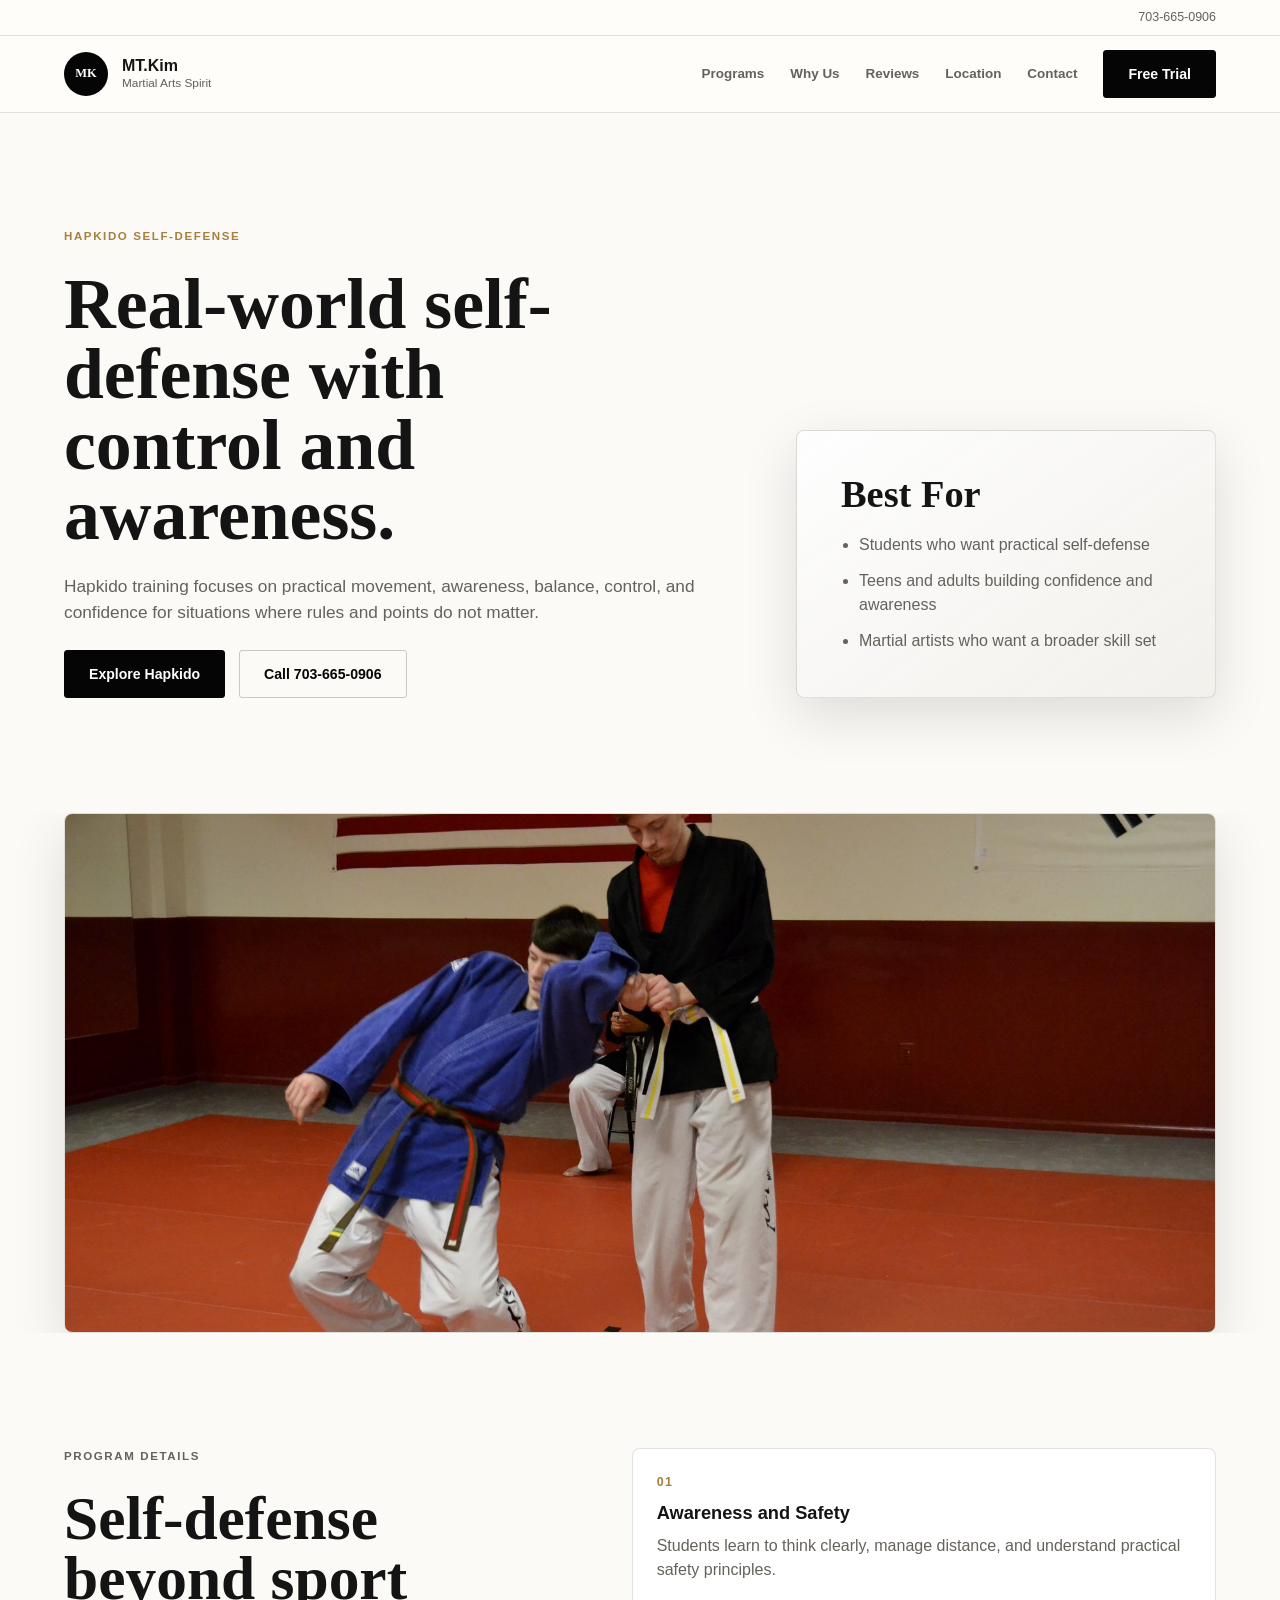
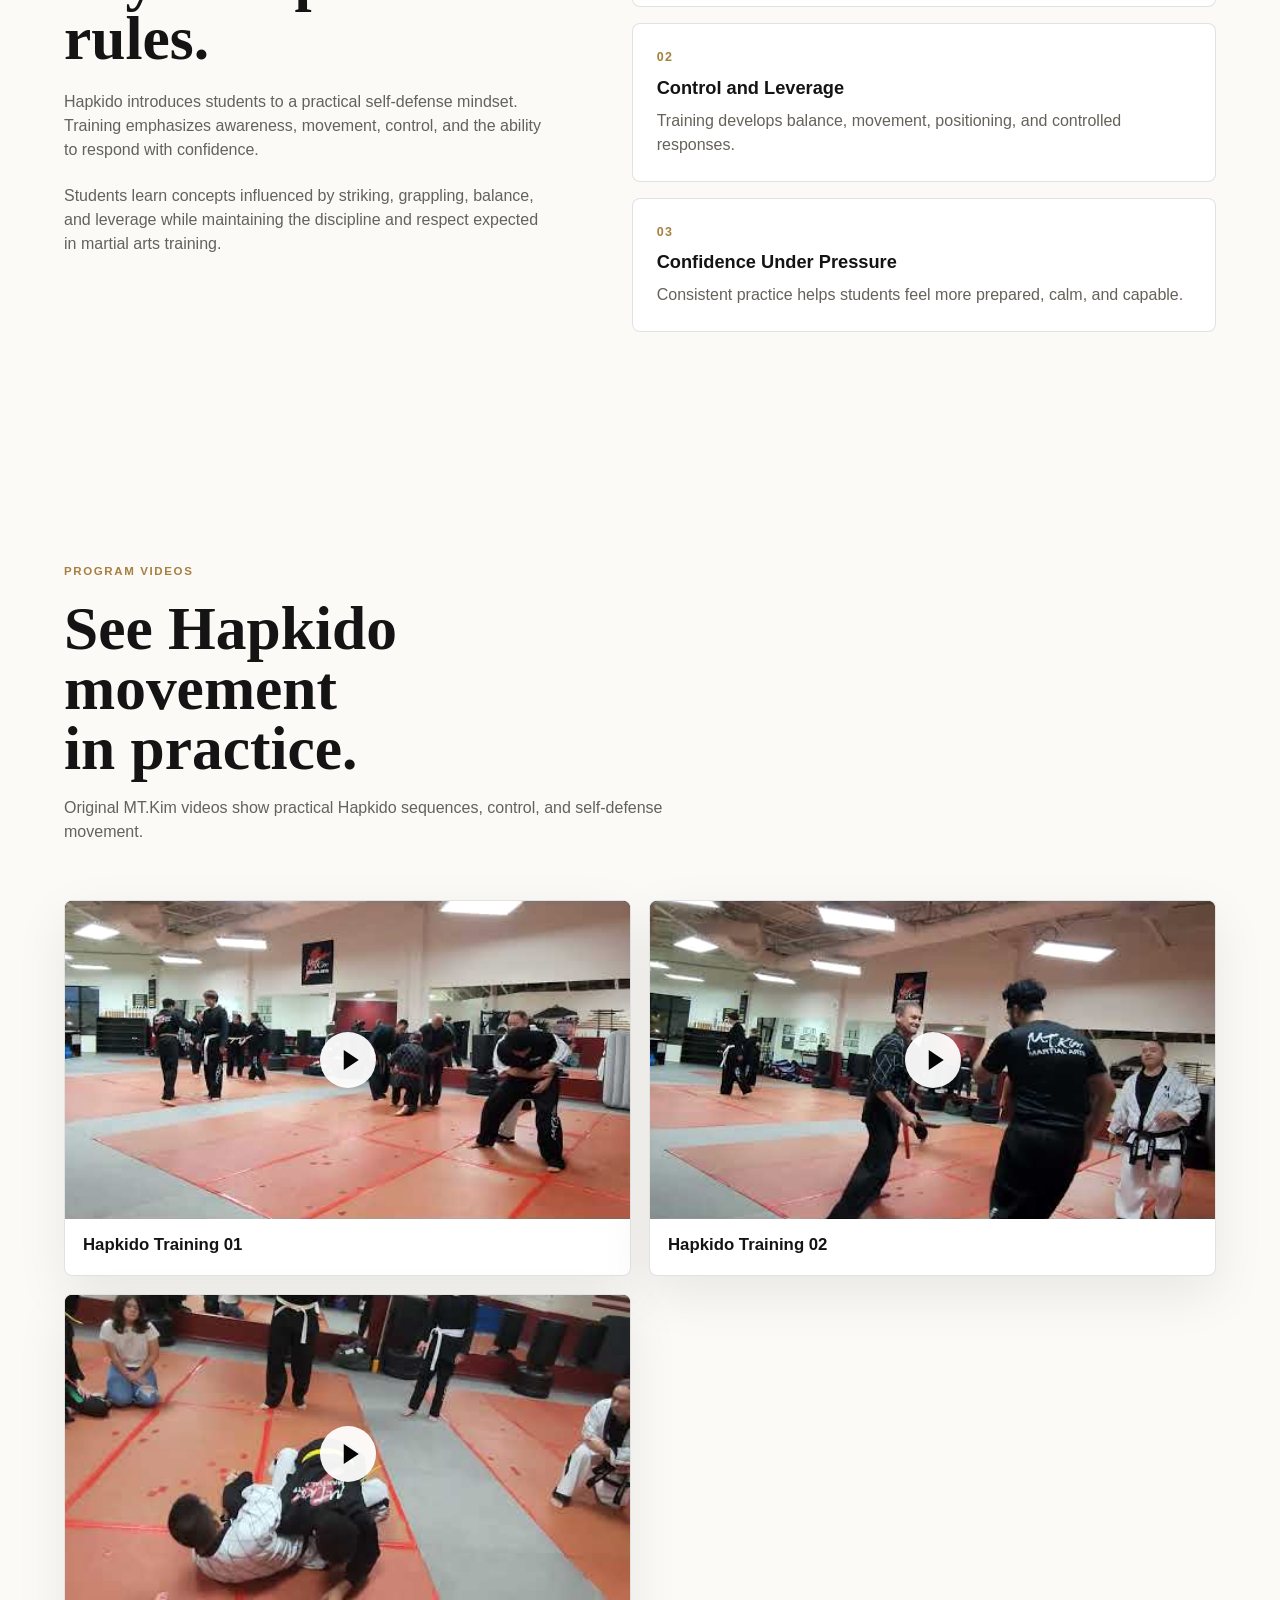
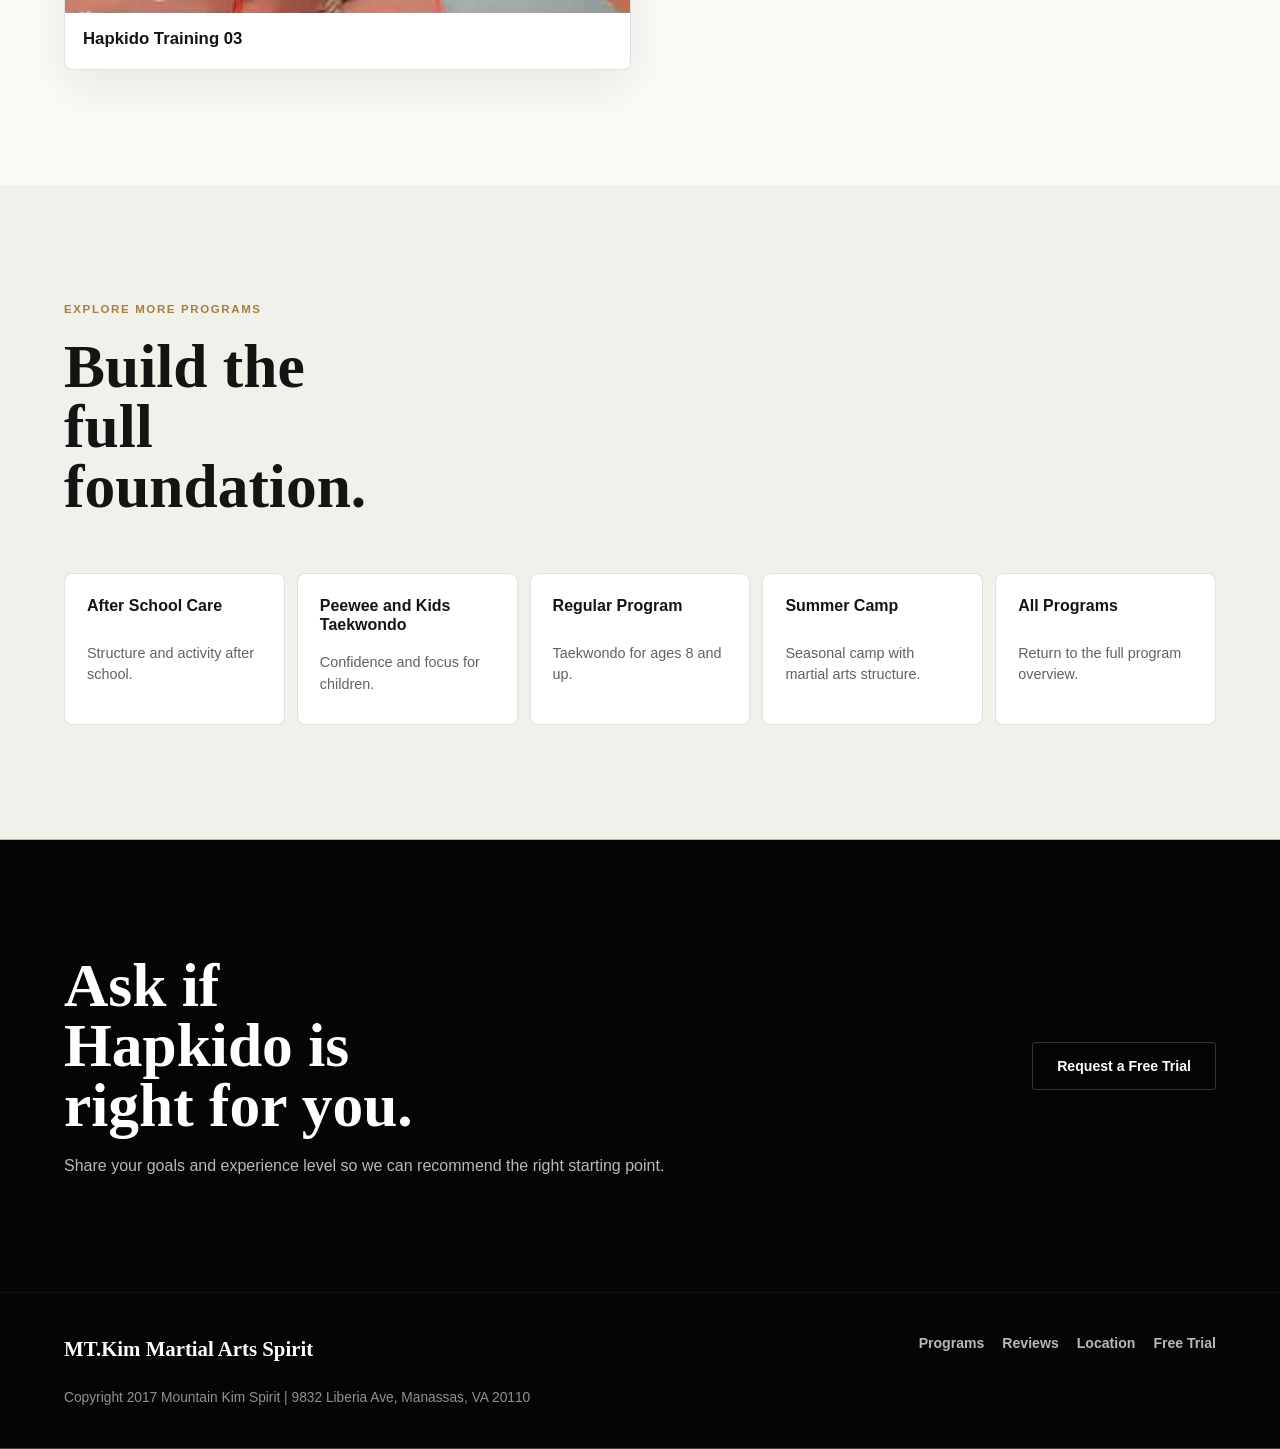
<file: hapkido.html>
<!DOCTYPE html>
<html lang="en">
  <head>
    <meta charset="UTF-8" />
    <meta name="viewport" content="width=device-width, initial-scale=1.0" />
    <meta
      name="description"
      content="Hapkido at MT.Kim Martial Arts Spirit focuses on practical real-world self-defense, awareness, control, and confidence."
    />
    <meta
      http-equiv="Content-Security-Policy"
      content="default-src 'self'; base-uri 'self'; object-src 'none'; script-src 'self'; style-src 'self'; img-src 'self' data:; connect-src 'none'; font-src 'self'; form-action 'self'; upgrade-insecure-requests"
    />
    <meta name="referrer" content="strict-origin-when-cross-origin" />
    <title>Hapkido Self-Defense | MT.Kim Martial Arts Spirit</title>
    <link rel="stylesheet" href="styles.css?v=trend-refresh-20260520" />
    <script src="script.js" defer></script>
  </head>
  <body class="program-page">
    <header class="site-header" data-header>
      <div class="top-bar" aria-label="School contact information">
        <a href="tel:+17036650906">703-665-0906</a>
      </div>

      <nav class="main-nav" aria-label="Primary navigation">
        <a class="brand" href="index.html#home" aria-label="MT.Kim Martial Arts Spirit home">
          <span class="brand-mark" aria-hidden="true">MK</span>
          <span class="brand-text">
            <strong>MT.Kim</strong>
            <small>Martial Arts Spirit</small>
          </span>
        </a>

        <button
          class="nav-toggle"
          type="button"
          aria-label="Open navigation"
          aria-expanded="false"
          aria-controls="site-menu"
          data-nav-toggle
        >
          <span></span>
          <span></span>
        </button>

        <div class="nav-links" id="site-menu" data-nav-menu>
          <a href="index.html#programs-title">Programs</a>
          <a href="index.html#why-title">Why Us</a>
          <a href="index.html#reviews-title">Reviews</a>
          <a href="index.html#location-title">Location</a>
          <a href="index.html#contact-title">Contact</a>
          <a class="nav-cta" href="index.html#contact-title">Free Trial</a>
        </div>
      </nav>
    </header>

    <main>
      <section class="program-hero" aria-labelledby="program-title">
        <div class="program-hero-copy">
          <p class="eyebrow">Hapkido Self-Defense</p>
          <h1 id="program-title">Real-world self-defense with control and awareness.</h1>
          <p class="lead">
            Hapkido training focuses on practical movement, awareness, balance, control, and confidence for situations
            where rules and points do not matter.
          </p>
          <div class="program-hero-actions">
            <a class="button button-primary" href="index.html#contact-title">Explore Hapkido</a>
            <a class="button button-secondary" href="tel:+17036650906">Call 703-665-0906</a>
          </div>
        </div>

        <aside class="program-hero-panel" aria-label="Hapkido highlights">
          <strong>Best For</strong>
          <ul>
            <li>Students who want practical self-defense</li>
            <li>Teens and adults building confidence and awareness</li>
            <li>Martial artists who want a broader skill set</li>
          </ul>
        </aside>
      </section>

      <figure class="program-visual">
        <img
          src="assets/self-defense-alt.jpg?v=school-photos-20260520"
          alt="MT.Kim students practicing a Hapkido self-defense control technique"
          width="1800"
          height="1200"
          decoding="async"
        />
      </figure>

      <section class="program-detail-section" aria-labelledby="detail-title">
        <div class="program-copy">
          <p class="eyebrow">Program Details</p>
          <h2 id="detail-title">Self-defense beyond sport rules.</h2>
          <p>
            Hapkido introduces students to a practical self-defense mindset. Training emphasizes awareness, movement,
            control, and the ability to respond with confidence.
          </p>
          <p>
            Students learn concepts influenced by striking, grappling, balance, and leverage while maintaining the
            discipline and respect expected in martial arts training.
          </p>
        </div>

        <div class="benefit-list" aria-label="Hapkido benefits">
          <article class="benefit-item">
            <span>01</span>
            <h3>Awareness and Safety</h3>
            <p>Students learn to think clearly, manage distance, and understand practical safety principles.</p>
          </article>
          <article class="benefit-item">
            <span>02</span>
            <h3>Control and Leverage</h3>
            <p>Training develops balance, movement, positioning, and controlled responses.</p>
          </article>
          <article class="benefit-item">
            <span>03</span>
            <h3>Confidence Under Pressure</h3>
            <p>Consistent practice helps students feel more prepared, calm, and capable.</p>
          </article>
        </div>
      </section>

      <section class="program-video-section" aria-labelledby="video-title">
        <div class="program-related-header">
          <p class="eyebrow">Program Videos</p>
          <h2 id="video-title">See Hapkido movement in practice.</h2>
          <p>Original MT.Kim videos show practical Hapkido sequences, control, and self-defense movement.</p>
        </div>

        <div class="video-grid">
          <article class="video-card">
            <a
              class="video-link"
              href="https://www.youtube.com/watch?v=dPtIo2jNdwU"
              target="_blank"
              rel="noopener noreferrer"
              aria-label="Watch Hapkido Training 01 on YouTube"
            >
              <img
                src="assets/video-thumbnails/hapkido-01.jpg"
                alt=""
                width="480"
                height="360"
                loading="lazy"
                decoding="async"
              />
              <span class="play-icon" aria-hidden="true"></span>
            </a>
            <h3>Hapkido Training 01</h3>
          </article>

          <article class="video-card">
            <a
              class="video-link"
              href="https://www.youtube.com/watch?v=newyA_sDU40"
              target="_blank"
              rel="noopener noreferrer"
              aria-label="Watch Hapkido Training 02 on YouTube"
            >
              <img
                src="assets/video-thumbnails/hapkido-02.jpg"
                alt=""
                width="480"
                height="360"
                loading="lazy"
                decoding="async"
              />
              <span class="play-icon" aria-hidden="true"></span>
            </a>
            <h3>Hapkido Training 02</h3>
          </article>

          <article class="video-card">
            <a
              class="video-link"
              href="https://www.youtube.com/watch?v=ko2eYTrax_U"
              target="_blank"
              rel="noopener noreferrer"
              aria-label="Watch Hapkido Training 03 on YouTube"
            >
              <img
                src="assets/video-thumbnails/hapkido-03.jpg"
                alt=""
                width="480"
                height="360"
                loading="lazy"
                decoding="async"
              />
              <span class="play-icon" aria-hidden="true"></span>
            </a>
            <h3>Hapkido Training 03</h3>
          </article>
        </div>
      </section>

      <section class="program-related-section" aria-labelledby="related-title">
        <div class="program-related-header">
          <p class="eyebrow">Explore More Programs</p>
          <h2 id="related-title">Build the full foundation.</h2>
        </div>
        <div class="program-link-grid">
          <a class="program-link-card" href="after-school-care.html">
            <strong>After School Care</strong>
            <span>Structure and activity after school.</span>
          </a>
          <a class="program-link-card" href="children-taekwondo.html">
            <strong>Peewee and Kids Taekwondo</strong>
            <span>Confidence and focus for children.</span>
          </a>
          <a class="program-link-card" href="regular-program.html">
            <strong>Regular Program</strong>
            <span>Taekwondo for ages 8 and up.</span>
          </a>
          <a class="program-link-card" href="summer-camp.html">
            <strong>Summer Camp</strong>
            <span>Seasonal camp with martial arts structure.</span>
          </a>
          <a class="program-link-card" href="index.html#programs-title">
            <strong>All Programs</strong>
            <span>Return to the full program overview.</span>
          </a>
        </div>
      </section>

      <section class="program-cta-section" aria-labelledby="cta-title">
        <div>
          <h2 id="cta-title">Ask if Hapkido is right for you.</h2>
          <p>Share your goals and experience level so we can recommend the right starting point.</p>
        </div>
        <a class="button button-secondary" href="index.html#contact-title">Request a Free Trial</a>
      </section>
    </main>

    <footer class="site-footer">
      <a class="footer-brand" href="index.html#home">MT.Kim Martial Arts Spirit</a>
      <div class="footer-links" aria-label="Footer navigation">
        <a href="index.html#programs-title">Programs</a>
        <a href="index.html#reviews-title">Reviews</a>
        <a href="index.html#location-title">Location</a>
        <a href="index.html#contact-title">Free Trial</a>
      </div>
      <p>Copyright 2017 Mountain Kim Spirit | 9832 Liberia Ave, Manassas, VA 20110</p>
    </footer>
  </body>
</html>
</file>
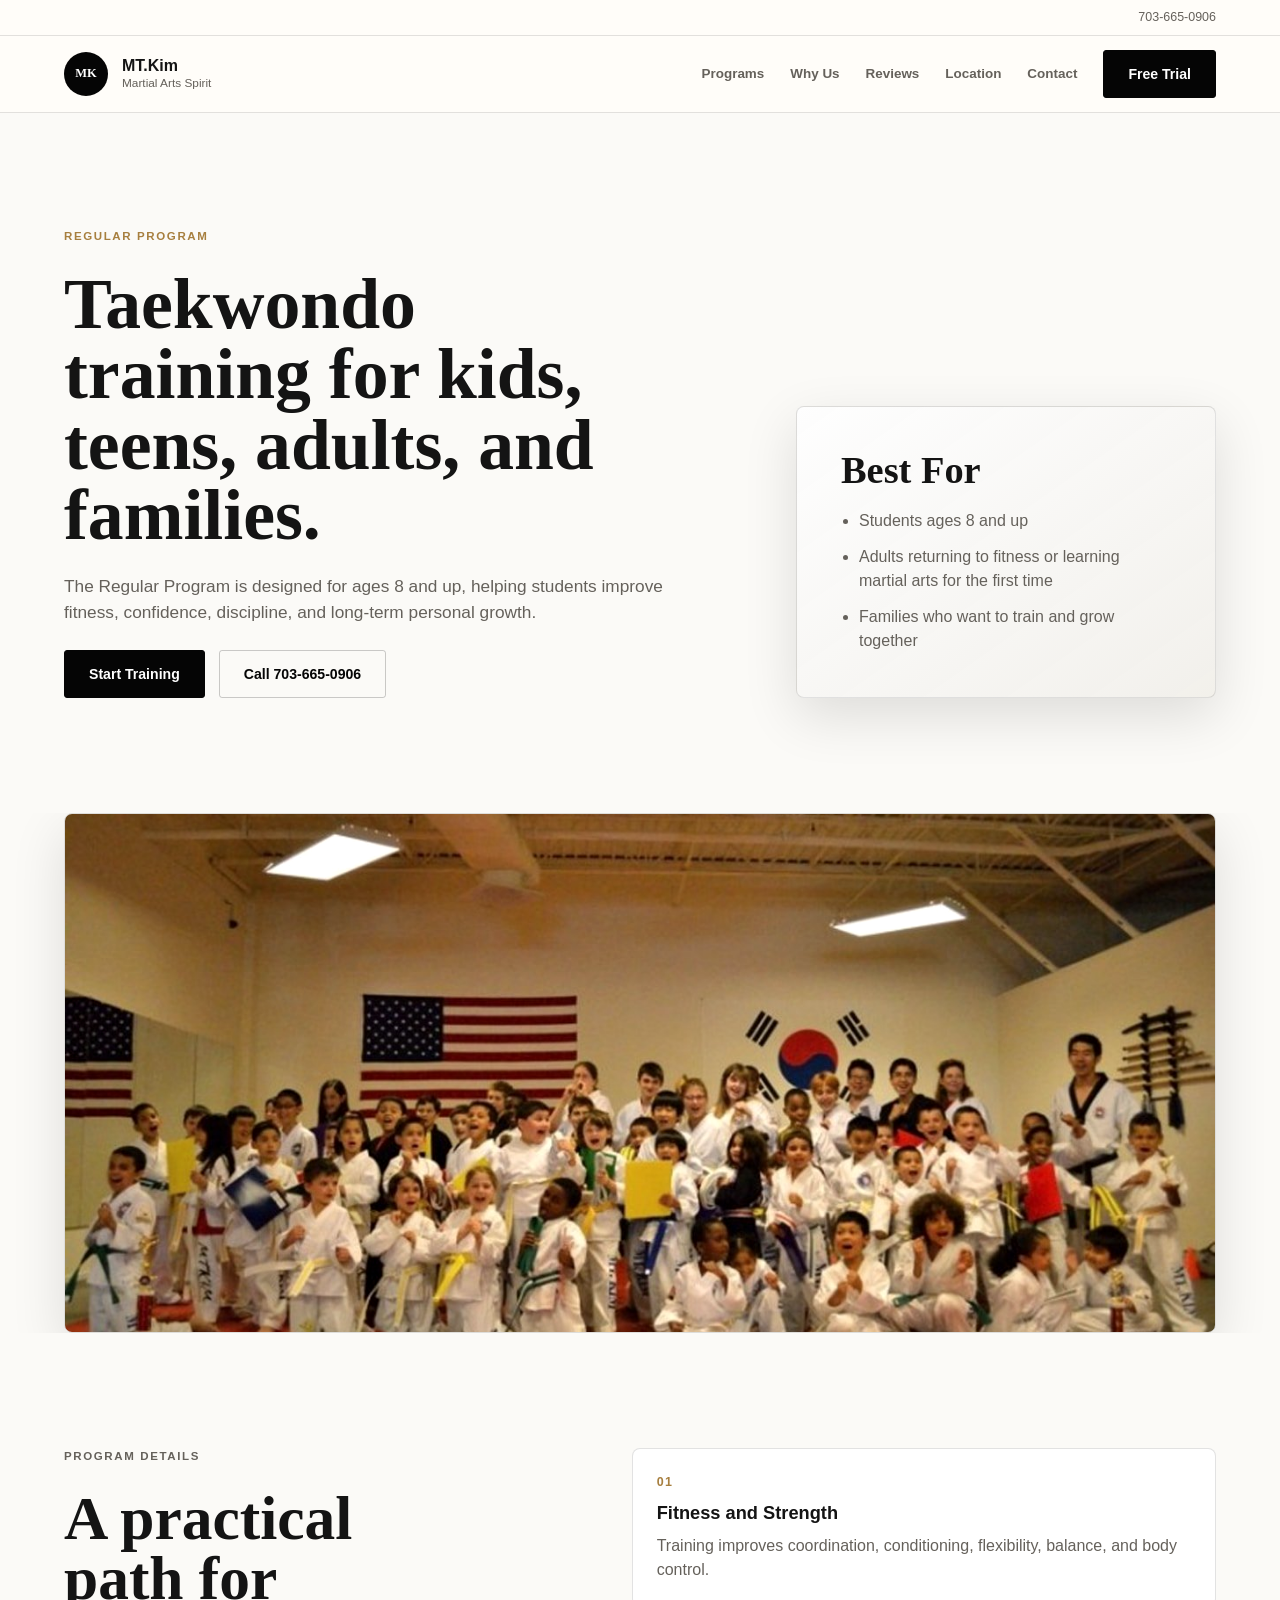
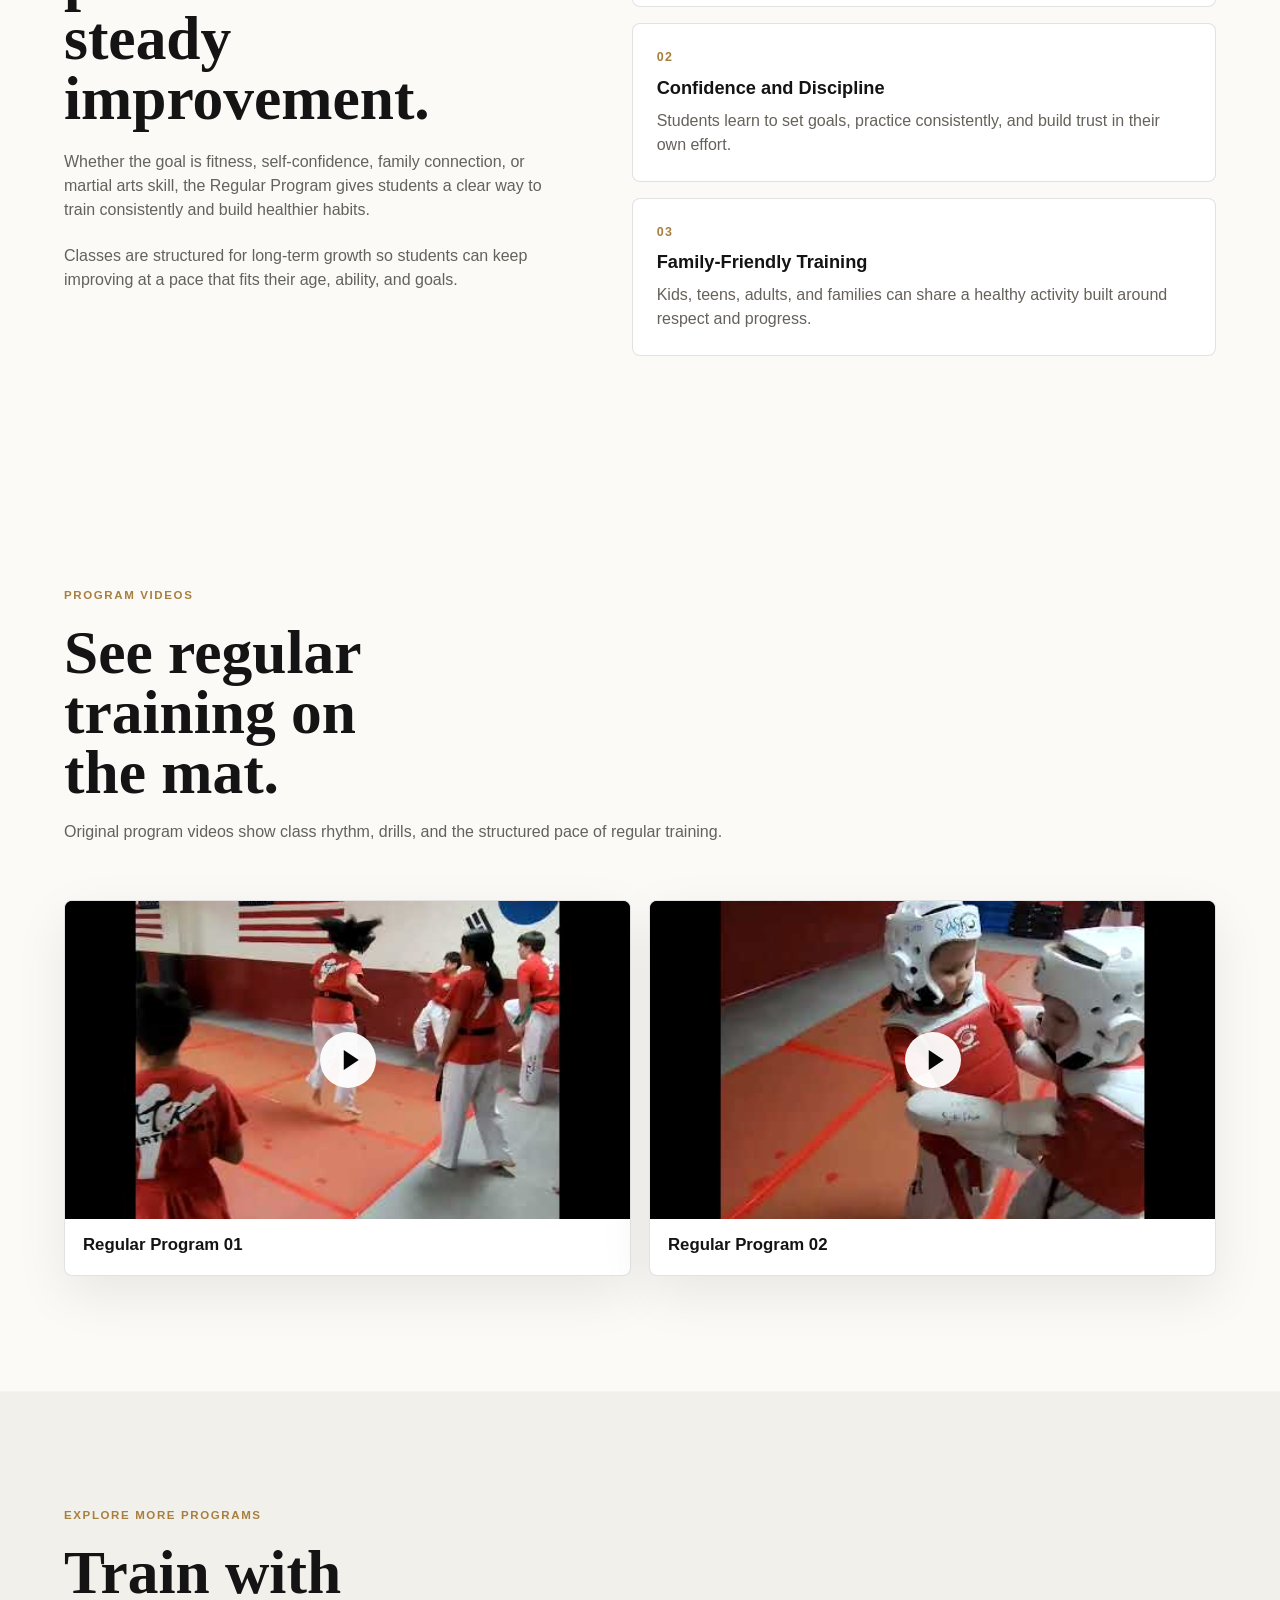
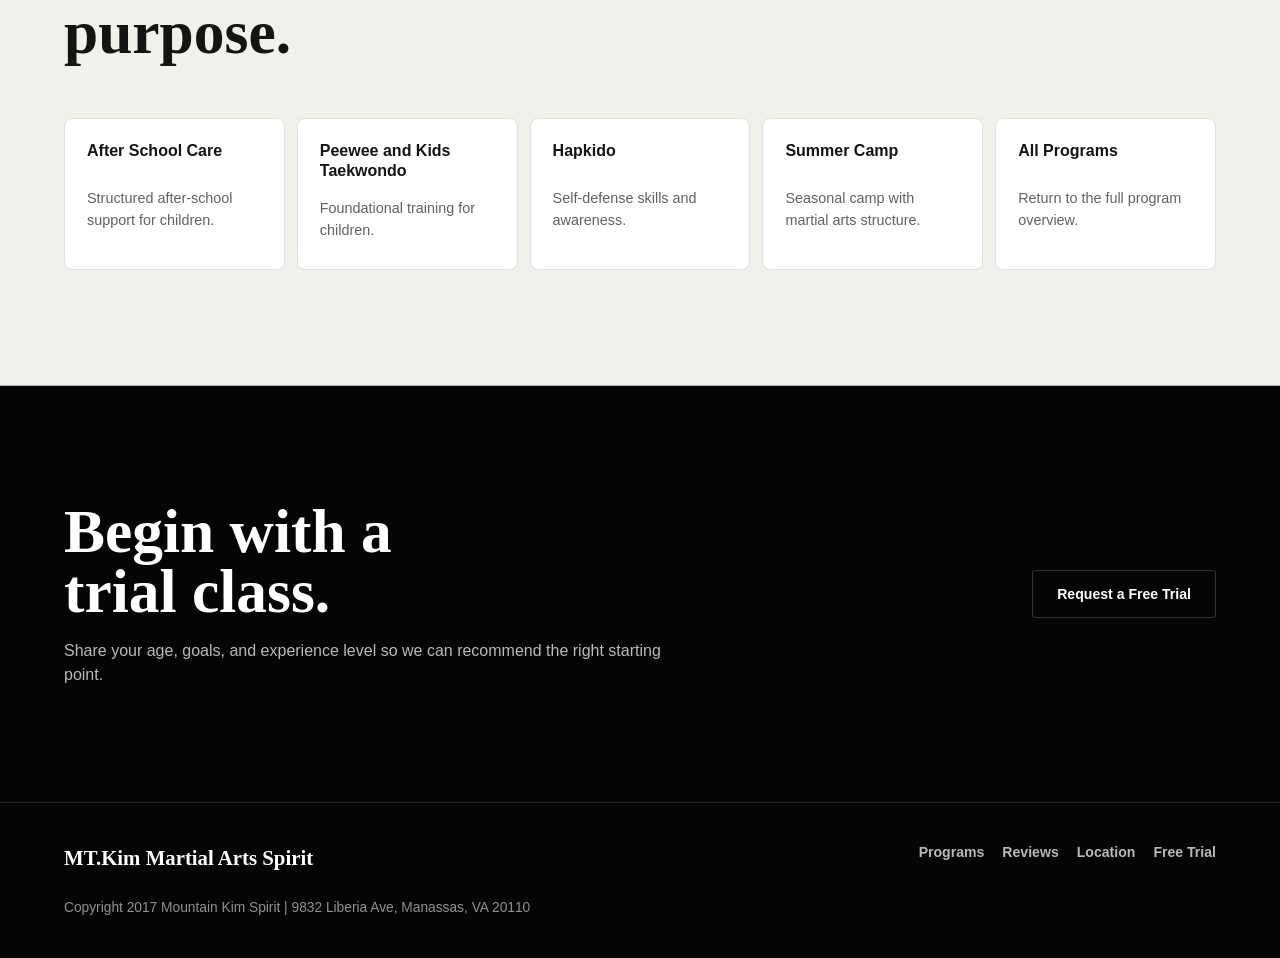
<file: regular-program.html>
<!DOCTYPE html>
<html lang="en">
  <head>
    <meta charset="UTF-8" />
    <meta name="viewport" content="width=device-width, initial-scale=1.0" />
    <meta
      name="description"
      content="The Regular Program at MT.Kim Martial Arts Spirit offers Taekwondo training for ages 8 and up, including teens, adults, and families."
    />
    <meta
      http-equiv="Content-Security-Policy"
      content="default-src 'self'; base-uri 'self'; object-src 'none'; script-src 'self'; style-src 'self'; img-src 'self' data:; connect-src 'none'; font-src 'self'; form-action 'self'; upgrade-insecure-requests"
    />
    <meta name="referrer" content="strict-origin-when-cross-origin" />
    <title>Regular Program | MT.Kim Martial Arts Spirit</title>
    <link rel="stylesheet" href="styles.css?v=trend-refresh-20260520" />
    <script src="script.js" defer></script>
  </head>
  <body class="program-page">
    <header class="site-header" data-header>
      <div class="top-bar" aria-label="School contact information">
        <a href="tel:+17036650906">703-665-0906</a>
      </div>

      <nav class="main-nav" aria-label="Primary navigation">
        <a class="brand" href="index.html#home" aria-label="MT.Kim Martial Arts Spirit home">
          <span class="brand-mark" aria-hidden="true">MK</span>
          <span class="brand-text">
            <strong>MT.Kim</strong>
            <small>Martial Arts Spirit</small>
          </span>
        </a>

        <button
          class="nav-toggle"
          type="button"
          aria-label="Open navigation"
          aria-expanded="false"
          aria-controls="site-menu"
          data-nav-toggle
        >
          <span></span>
          <span></span>
        </button>

        <div class="nav-links" id="site-menu" data-nav-menu>
          <a href="index.html#programs-title">Programs</a>
          <a href="index.html#why-title">Why Us</a>
          <a href="index.html#reviews-title">Reviews</a>
          <a href="index.html#location-title">Location</a>
          <a href="index.html#contact-title">Contact</a>
          <a class="nav-cta" href="index.html#contact-title">Free Trial</a>
        </div>
      </nav>
    </header>

    <main>
      <section class="program-hero" aria-labelledby="program-title">
        <div class="program-hero-copy">
          <p class="eyebrow">Regular Program</p>
          <h1 id="program-title">Taekwondo training for kids, teens, adults, and families.</h1>
          <p class="lead">
            The Regular Program is designed for ages 8 and up, helping students improve fitness, confidence, discipline,
            and long-term personal growth.
          </p>
          <div class="program-hero-actions">
            <a class="button button-primary" href="index.html#contact-title">Start Training</a>
            <a class="button button-secondary" href="tel:+17036650906">Call 703-665-0906</a>
          </div>
        </div>

        <aside class="program-hero-panel" aria-label="Regular program highlights">
          <strong>Best For</strong>
          <ul>
            <li>Students ages 8 and up</li>
            <li>Adults returning to fitness or learning martial arts for the first time</li>
            <li>Families who want to train and grow together</li>
          </ul>
        </aside>
      </section>

      <figure class="program-visual">
        <img
          src="assets/regular-program.jpg?v=school-photos-20260520"
          alt="MT.Kim students gathered together after a Taekwondo class"
          width="1309"
          height="871"
          decoding="async"
        />
      </figure>

      <section class="program-detail-section" aria-labelledby="detail-title">
        <div class="program-copy">
          <p class="eyebrow">Program Details</p>
          <h2 id="detail-title">A practical path for steady improvement.</h2>
          <p>
            Whether the goal is fitness, self-confidence, family connection, or martial arts skill, the Regular Program
            gives students a clear way to train consistently and build healthier habits.
          </p>
          <p>
            Classes are structured for long-term growth so students can keep improving at a pace that fits their age,
            ability, and goals.
          </p>
        </div>

        <div class="benefit-list" aria-label="Regular program benefits">
          <article class="benefit-item">
            <span>01</span>
            <h3>Fitness and Strength</h3>
            <p>Training improves coordination, conditioning, flexibility, balance, and body control.</p>
          </article>
          <article class="benefit-item">
            <span>02</span>
            <h3>Confidence and Discipline</h3>
            <p>Students learn to set goals, practice consistently, and build trust in their own effort.</p>
          </article>
          <article class="benefit-item">
            <span>03</span>
            <h3>Family-Friendly Training</h3>
            <p>Kids, teens, adults, and families can share a healthy activity built around respect and progress.</p>
          </article>
        </div>
      </section>

      <section class="program-video-section" aria-labelledby="video-title">
        <div class="program-related-header">
          <p class="eyebrow">Program Videos</p>
          <h2 id="video-title">See regular training on the mat.</h2>
          <p>Original program videos show class rhythm, drills, and the structured pace of regular training.</p>
        </div>

        <div class="video-grid">
          <article class="video-card">
            <a
              class="video-link"
              href="https://www.youtube.com/watch?v=R8BDNc0C9R8"
              target="_blank"
              rel="noopener noreferrer"
              aria-label="Watch Regular Program 01 on YouTube"
            >
              <img
                src="assets/video-thumbnails/regular-01.jpg"
                alt=""
                width="480"
                height="360"
                loading="lazy"
                decoding="async"
              />
              <span class="play-icon" aria-hidden="true"></span>
            </a>
            <h3>Regular Program 01</h3>
          </article>

          <article class="video-card">
            <a
              class="video-link"
              href="https://www.youtube.com/watch?v=f1IfH4y_0LI"
              target="_blank"
              rel="noopener noreferrer"
              aria-label="Watch Regular Program 02 on YouTube"
            >
              <img
                src="assets/video-thumbnails/regular-02.jpg"
                alt=""
                width="480"
                height="360"
                loading="lazy"
                decoding="async"
              />
              <span class="play-icon" aria-hidden="true"></span>
            </a>
            <h3>Regular Program 02</h3>
          </article>
        </div>
      </section>

      <section class="program-related-section" aria-labelledby="related-title">
        <div class="program-related-header">
          <p class="eyebrow">Explore More Programs</p>
          <h2 id="related-title">Train with purpose.</h2>
        </div>
        <div class="program-link-grid">
          <a class="program-link-card" href="after-school-care.html">
            <strong>After School Care</strong>
            <span>Structured after-school support for children.</span>
          </a>
          <a class="program-link-card" href="children-taekwondo.html">
            <strong>Peewee and Kids Taekwondo</strong>
            <span>Foundational training for children.</span>
          </a>
          <a class="program-link-card" href="hapkido.html">
            <strong>Hapkido</strong>
            <span>Self-defense skills and awareness.</span>
          </a>
          <a class="program-link-card" href="summer-camp.html">
            <strong>Summer Camp</strong>
            <span>Seasonal camp with martial arts structure.</span>
          </a>
          <a class="program-link-card" href="index.html#programs-title">
            <strong>All Programs</strong>
            <span>Return to the full program overview.</span>
          </a>
        </div>
      </section>

      <section class="program-cta-section" aria-labelledby="cta-title">
        <div>
          <h2 id="cta-title">Begin with a trial class.</h2>
          <p>Share your age, goals, and experience level so we can recommend the right starting point.</p>
        </div>
        <a class="button button-secondary" href="index.html#contact-title">Request a Free Trial</a>
      </section>
    </main>

    <footer class="site-footer">
      <a class="footer-brand" href="index.html#home">MT.Kim Martial Arts Spirit</a>
      <div class="footer-links" aria-label="Footer navigation">
        <a href="index.html#programs-title">Programs</a>
        <a href="index.html#reviews-title">Reviews</a>
        <a href="index.html#location-title">Location</a>
        <a href="index.html#contact-title">Free Trial</a>
      </div>
      <p>Copyright 2017 Mountain Kim Spirit | 9832 Liberia Ave, Manassas, VA 20110</p>
    </footer>
  </body>
</html>
</file>
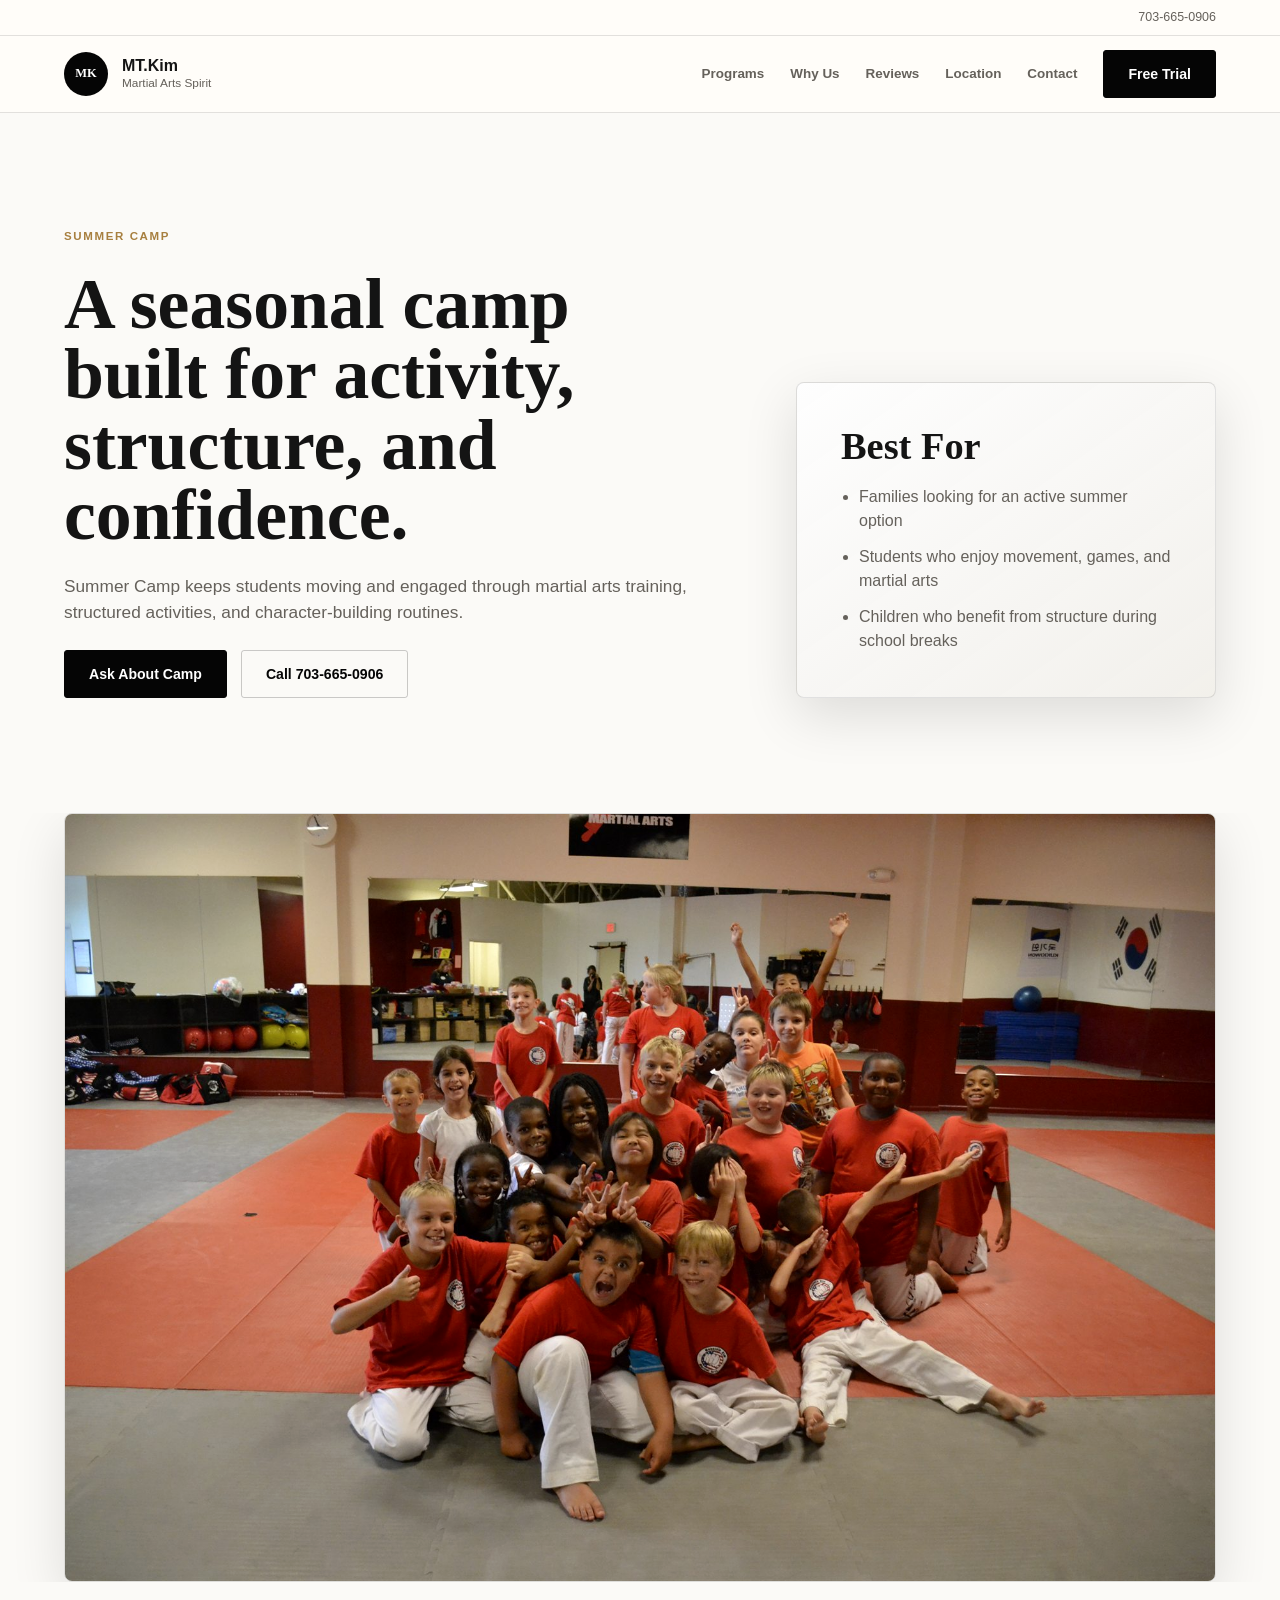
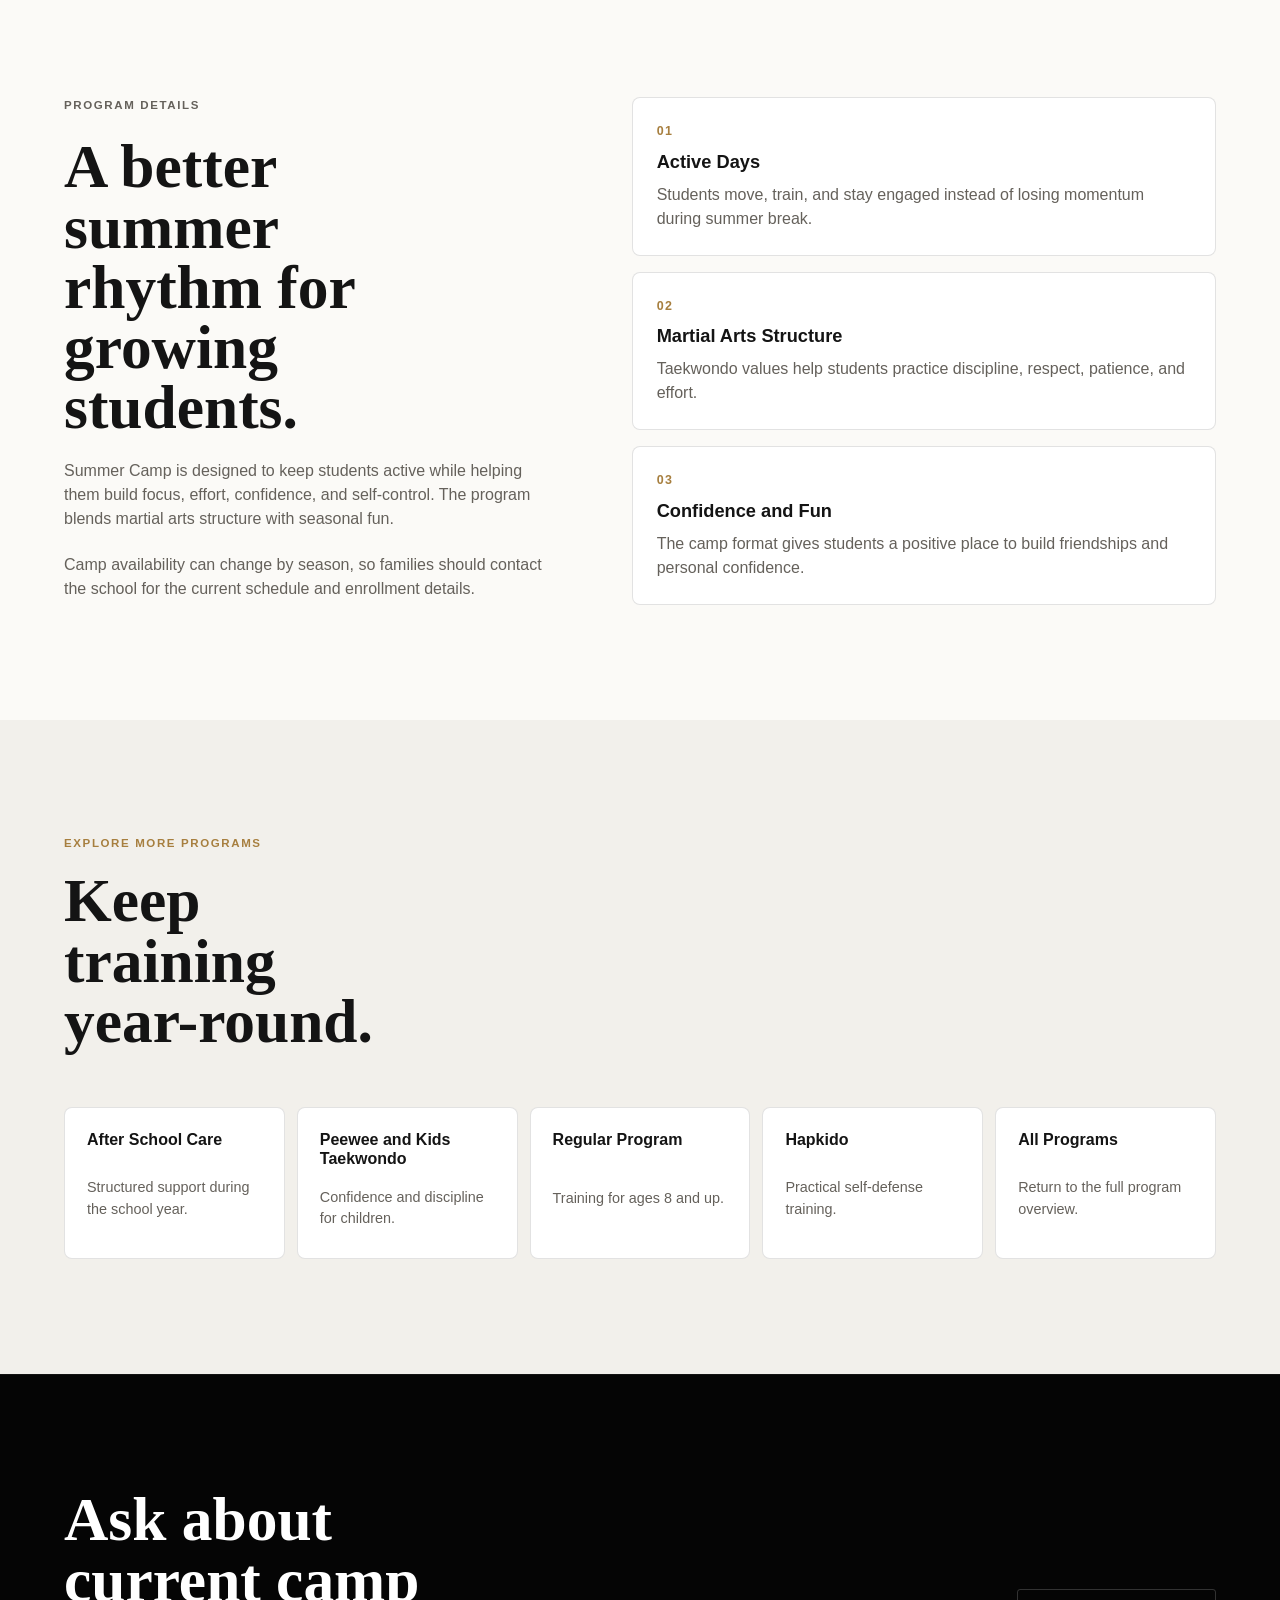
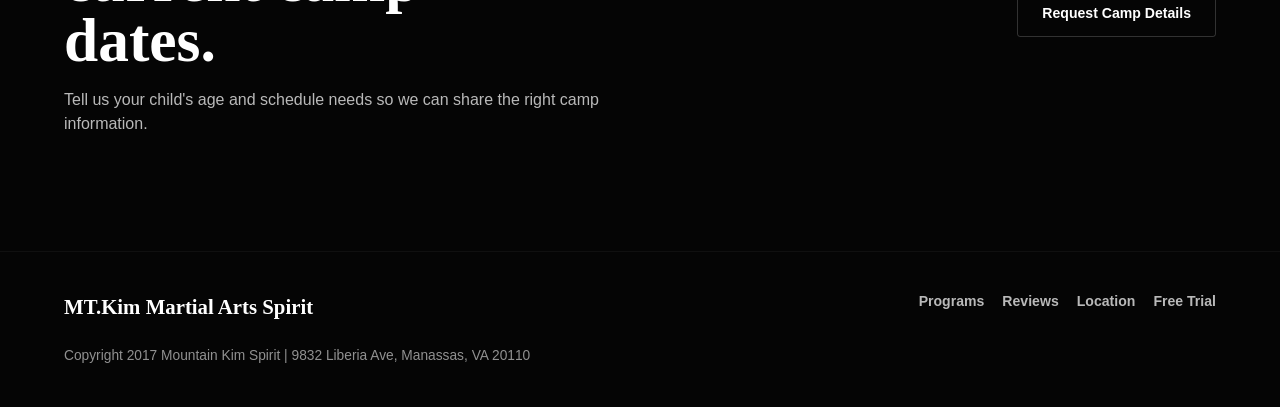
<file: summer-camp.html>
<!DOCTYPE html>
<html lang="en">
  <head>
    <meta charset="UTF-8" />
    <meta name="viewport" content="width=device-width, initial-scale=1.0" />
    <meta
      name="description"
      content="Summer Camp at MT.Kim Martial Arts Spirit gives students an active seasonal program with Taekwondo, structure, confidence-building, and fun."
    />
    <meta
      http-equiv="Content-Security-Policy"
      content="default-src 'self'; base-uri 'self'; object-src 'none'; script-src 'self'; style-src 'self'; img-src 'self' data:; connect-src 'none'; font-src 'self'; form-action 'self'; upgrade-insecure-requests"
    />
    <meta name="referrer" content="strict-origin-when-cross-origin" />
    <title>Summer Camp | MT.Kim Martial Arts Spirit</title>
    <link rel="stylesheet" href="styles.css?v=trend-refresh-20260520" />
    <script src="script.js" defer></script>
  </head>
  <body class="program-page">
    <header class="site-header" data-header>
      <div class="top-bar" aria-label="School contact information">
        <a href="tel:+17036650906">703-665-0906</a>
      </div>

      <nav class="main-nav" aria-label="Primary navigation">
        <a class="brand" href="index.html#home" aria-label="MT.Kim Martial Arts Spirit home">
          <span class="brand-mark" aria-hidden="true">MK</span>
          <span class="brand-text">
            <strong>MT.Kim</strong>
            <small>Martial Arts Spirit</small>
          </span>
        </a>

        <button
          class="nav-toggle"
          type="button"
          aria-label="Open navigation"
          aria-expanded="false"
          aria-controls="site-menu"
          data-nav-toggle
        >
          <span></span>
          <span></span>
        </button>

        <div class="nav-links" id="site-menu" data-nav-menu>
          <a href="index.html#programs-title">Programs</a>
          <a href="index.html#why-title">Why Us</a>
          <a href="index.html#reviews-title">Reviews</a>
          <a href="index.html#location-title">Location</a>
          <a href="index.html#contact-title">Contact</a>
          <a class="nav-cta" href="index.html#contact-title">Free Trial</a>
        </div>
      </nav>
    </header>

    <main>
      <section class="program-hero" aria-labelledby="program-title">
        <div class="program-hero-copy">
          <p class="eyebrow">Summer Camp</p>
          <h1 id="program-title">A seasonal camp built for activity, structure, and confidence.</h1>
          <p class="lead">
            Summer Camp keeps students moving and engaged through martial arts training, structured activities, and
            character-building routines.
          </p>
          <div class="program-hero-actions">
            <a class="button button-primary" href="index.html#contact-title">Ask About Camp</a>
            <a class="button button-secondary" href="tel:+17036650906">Call 703-665-0906</a>
          </div>
        </div>

        <aside class="program-hero-panel" aria-label="Summer camp highlights">
          <strong>Best For</strong>
          <ul>
            <li>Families looking for an active summer option</li>
            <li>Students who enjoy movement, games, and martial arts</li>
            <li>Children who benefit from structure during school breaks</li>
          </ul>
        </aside>
      </section>

      <figure class="program-visual program-visual-full">
        <img
          src="assets/summer-camp.jpg?v=summer-photo-full-v2-20260520"
          alt="MT.Kim summer camp students gathered inside the dojang"
          width="1800"
          height="1200"
          decoding="async"
        />
      </figure>

      <section class="program-detail-section" aria-labelledby="detail-title">
        <div class="program-copy">
          <p class="eyebrow">Program Details</p>
          <h2 id="detail-title">A better summer rhythm for growing students.</h2>
          <p>
            Summer Camp is designed to keep students active while helping them build focus, effort, confidence, and
            self-control. The program blends martial arts structure with seasonal fun.
          </p>
          <p>
            Camp availability can change by season, so families should contact the school for the current schedule and
            enrollment details.
          </p>
        </div>

        <div class="benefit-list" aria-label="Summer camp benefits">
          <article class="benefit-item">
            <span>01</span>
            <h3>Active Days</h3>
            <p>Students move, train, and stay engaged instead of losing momentum during summer break.</p>
          </article>
          <article class="benefit-item">
            <span>02</span>
            <h3>Martial Arts Structure</h3>
            <p>Taekwondo values help students practice discipline, respect, patience, and effort.</p>
          </article>
          <article class="benefit-item">
            <span>03</span>
            <h3>Confidence and Fun</h3>
            <p>The camp format gives students a positive place to build friendships and personal confidence.</p>
          </article>
        </div>
      </section>

      <section class="program-related-section" aria-labelledby="related-title">
        <div class="program-related-header">
          <p class="eyebrow">Explore More Programs</p>
          <h2 id="related-title">Keep training year-round.</h2>
        </div>
        <div class="program-link-grid">
          <a class="program-link-card" href="after-school-care.html">
            <strong>After School Care</strong>
            <span>Structured support during the school year.</span>
          </a>
          <a class="program-link-card" href="children-taekwondo.html">
            <strong>Peewee and Kids Taekwondo</strong>
            <span>Confidence and discipline for children.</span>
          </a>
          <a class="program-link-card" href="regular-program.html">
            <strong>Regular Program</strong>
            <span>Training for ages 8 and up.</span>
          </a>
          <a class="program-link-card" href="hapkido.html">
            <strong>Hapkido</strong>
            <span>Practical self-defense training.</span>
          </a>
          <a class="program-link-card" href="index.html#programs-title">
            <strong>All Programs</strong>
            <span>Return to the full program overview.</span>
          </a>
        </div>
      </section>

      <section class="program-cta-section" aria-labelledby="cta-title">
        <div>
          <h2 id="cta-title">Ask about current camp dates.</h2>
          <p>Tell us your child's age and schedule needs so we can share the right camp information.</p>
        </div>
        <a class="button button-secondary" href="index.html#contact-title">Request Camp Details</a>
      </section>
    </main>

    <footer class="site-footer">
      <a class="footer-brand" href="index.html#home">MT.Kim Martial Arts Spirit</a>
      <div class="footer-links" aria-label="Footer navigation">
        <a href="index.html#programs-title">Programs</a>
        <a href="index.html#reviews-title">Reviews</a>
        <a href="index.html#location-title">Location</a>
        <a href="index.html#contact-title">Free Trial</a>
      </div>
      <p>Copyright 2017 Mountain Kim Spirit | 9832 Liberia Ave, Manassas, VA 20110</p>
    </footer>
  </body>
</html>
</file>
<file: styles.css>
:root {
  --black: #050505;
  --ink: #141414;
  --muted: #65615b;
  --stone: #f2f0eb;
  --paper: #fbfaf7;
  --white: #ffffff;
  --line: rgba(23, 23, 23, 0.12);
  --line-strong: rgba(23, 23, 23, 0.22);
  --line-invert: rgba(255, 255, 255, 0.18);
  --gold: #a77f3f;
  --red: #8d1f17;
  --shadow: 0 32px 90px rgba(8, 8, 8, 0.16);
  --shadow-tight: 0 18px 54px rgba(8, 8, 8, 0.12);
  --radius: 8px;
  --page: clamp(20px, 5vw, 80px);
  --max: 1320px;
  --sans: "Segoe UI", Arial, Helvetica, sans-serif;
  --serif: Georgia, "Times New Roman", serif;
}

*,
*::before,
*::after {
  box-sizing: border-box;
}

html {
  scroll-behavior: smooth;
  scroll-padding-top: 0;
}

[id$="-title"] {
  scroll-margin-top: 112px;
}

body {
  min-width: 320px;
  margin: 0;
  color: var(--ink);
  background: var(--paper);
  font-family: var(--sans);
  line-height: 1.5;
  overflow-x: clip;
  text-rendering: optimizeLegibility;
}

img,
svg,
video {
  display: block;
  max-inline-size: 100%;
}

img,
video {
  block-size: auto;
}

a {
  color: inherit;
  text-decoration: none;
}

a:focus-visible,
button:focus-visible,
input:focus-visible,
select:focus-visible,
textarea:focus-visible {
  outline: 3px solid rgba(167, 127, 63, 0.56);
  outline-offset: 4px;
}

button,
input,
select,
textarea {
  font: inherit;
}

h1,
h2,
h3,
p,
figure,
dl,
dd {
  margin: 0;
}

.site-header {
  position: sticky;
  top: 0;
  z-index: 20;
  color: var(--ink);
  background: rgba(255, 253, 249, 0.94);
  border-bottom: 1px solid var(--line);
  backdrop-filter: blur(18px);
}

.site-header.is-scrolled {
  box-shadow: var(--shadow-tight);
}

.top-bar {
  display: flex;
  justify-content: flex-end;
  gap: 24px;
  max-width: var(--max);
  margin: 0 auto;
  padding: 8px var(--page);
  color: var(--muted);
  font-size: 0.78rem;
  border-bottom: 1px solid var(--line);
}

.main-nav {
  position: relative;
  display: flex;
  align-items: center;
  justify-content: space-between;
  gap: 32px;
  max-width: var(--max);
  min-height: 76px;
  margin: 0 auto;
  padding: 0 var(--page);
}

.brand {
  display: inline-flex;
  align-items: center;
  gap: 14px;
  min-width: 0;
  max-width: 100%;
}

.brand-mark {
  display: grid;
  flex: 0 0 auto;
  place-items: center;
  width: 44px;
  aspect-ratio: 1;
  color: var(--white);
  background: var(--black);
  border-radius: 50%;
  font-family: var(--serif);
  font-size: 0.78rem;
  font-weight: 700;
}

.brand-text {
  display: grid;
  gap: 2px;
}

.brand-text strong {
  font-size: 1rem;
  line-height: 1.1;
}

.brand-text small {
  color: var(--muted);
  font-size: 0.74rem;
  line-height: 1.2;
}

.nav-links {
  display: flex;
  align-items: center;
  gap: 26px;
  color: var(--muted);
  font-size: 0.84rem;
  font-weight: 800;
}

.nav-links a {
  padding: 10px 0;
  transition: color 160ms ease;
}

.nav-links a:hover {
  color: var(--black);
}

.nav-links .nav-cta,
.button {
  display: inline-flex;
  align-items: center;
  justify-content: center;
  min-height: 48px;
  padding: 0 24px;
  border: 1px solid currentColor;
  border-radius: 3px;
  font-size: 0.88rem;
  font-weight: 900;
  line-height: 1;
  text-align: center;
  transition: background 180ms ease, border-color 180ms ease, color 180ms ease, transform 180ms ease;
}

.button:hover,
.nav-links .nav-cta:hover {
  transform: translateY(-2px);
}

.nav-links .nav-cta,
.button-primary {
  color: var(--white);
  border-color: var(--black);
  background: var(--black);
}

.hero-section .button-primary {
  color: var(--black);
  border-color: var(--white);
  background: var(--white);
}

.button-secondary {
  color: var(--black);
  border-color: var(--line-strong);
  background: transparent;
}

.hero-section .button-secondary {
  color: var(--white);
  border-color: rgba(255, 255, 255, 0.44);
}

.nav-toggle {
  display: none;
  flex: 0 0 auto;
  place-content: center;
  width: 44px;
  height: 44px;
  border: 1px solid var(--line-strong);
  border-radius: 50%;
  color: var(--black);
  background: transparent;
  cursor: pointer;
}

.nav-toggle span {
  display: block;
  width: 18px;
  height: 2px;
  margin: 4px auto;
  background: currentColor;
}

.hero-section {
  position: relative;
  isolation: isolate;
  display: grid;
  grid-template-columns: minmax(0, var(--max));
  justify-content: center;
  align-content: end;
  gap: clamp(48px, 8vw, 96px);
  min-height: clamp(560px, 78svh, 820px);
  margin: 0;
  padding: clamp(88px, 10vw, 144px) var(--page) clamp(24px, 4vw, 48px);
  overflow: hidden;
  color: var(--white);
  background: var(--black);
}

.hero-section::before,
.hero-section::after {
  position: absolute;
  inset: 0;
  z-index: -1;
  content: "";
}

.hero-section::before {
  background:
    radial-gradient(circle at 80% 28%, rgba(141, 31, 23, 0.28), transparent 34%),
    linear-gradient(110deg, rgba(0, 0, 0, 0.9) 0%, rgba(0, 0, 0, 0.68) 48%, rgba(0, 0, 0, 0.22) 100%),
    linear-gradient(180deg, rgba(0, 0, 0, 0.44) 0%, rgba(0, 0, 0, 0.04) 42%, rgba(0, 0, 0, 0.82) 100%);
}

.hero-section::after {
  background: linear-gradient(90deg, rgba(255, 255, 255, 0.08) 1px, transparent 1px);
  background-size: 96px 100%;
  opacity: 0.32;
}

.hero-content {
  max-width: var(--max);
  padding-bottom: 0;
}

.eyebrow,
.section-kicker,
.card-index,
.program-label {
  color: var(--gold);
  font-size: 0.72rem;
  font-weight: 900;
  letter-spacing: 0.14em;
  text-transform: uppercase;
}

.hero-content .eyebrow {
  color: #d0b079;
  margin-bottom: 20px;
}

h1,
h2 {
  font-family: var(--serif);
  font-weight: 700;
  letter-spacing: 0;
  line-height: 0.98;
}

h1 {
  max-width: 12ch;
  font-size: clamp(3.15rem, 7.4vw, 7rem);
}

h2 {
  max-width: 13ch;
  font-size: clamp(2.15rem, 4.8vw, 4.75rem);
}

h3 {
  color: inherit;
  font-size: clamp(1.14rem, 1.35vw, 1.38rem);
  line-height: 1.2;
}

.hero-copy {
  max-width: 560px;
  margin-top: 24px;
  color: rgba(255, 255, 255, 0.76);
  font-size: clamp(1.05rem, 1.3vw, 1.24rem);
}

.hero-note {
  display: flex;
  flex-wrap: wrap;
  gap: 8px 14px;
  margin-top: 24px;
  color: rgba(255, 255, 255, 0.68);
  font-size: 0.86rem;
  font-weight: 800;
}

.hero-note span + span {
  padding-left: 14px;
  border-left: 1px solid rgba(255, 255, 255, 0.32);
}

.hero-actions {
  display: flex;
  flex-wrap: wrap;
  gap: 14px;
  margin-top: 36px;
}

.hero-media {
  position: absolute;
  inset: 0;
  z-index: -2;
  display: block;
  max-width: none;
  margin: 0;
}

.hero-media img {
  width: 100%;
  height: 100%;
  aspect-ratio: auto;
  object-fit: cover;
  object-position: center 42%;
  border-radius: 0;
  filter: saturate(0.74) contrast(1.08);
}

.trust-strip {
  grid-column: 1 / -1;
  display: grid;
  grid-template-columns: repeat(3, minmax(0, 1fr));
  color: var(--white);
  border-top: 1px solid rgba(255, 255, 255, 0.2);
  border-bottom: 1px solid rgba(255, 255, 255, 0.2);
  background: rgba(0, 0, 0, 0.28);
  backdrop-filter: blur(16px);
}

.trust-strip div {
  min-height: 128px;
  padding: 28px 32px;
  border-right: 1px solid rgba(255, 255, 255, 0.18);
}

.trust-strip div:last-child {
  border-right: 0;
}

.trust-strip dt {
  font-family: var(--serif);
  font-size: clamp(2.1rem, 3.5vw, 3.75rem);
  font-weight: 700;
  line-height: 1;
}

.trust-strip dd {
  max-width: 230px;
  margin-top: 10px;
  color: rgba(255, 255, 255, 0.68);
}

.intro-section,
.why-section,
.programs-section,
.reviews-section,
.location-section,
.contact-section {
  max-width: var(--max);
  margin: 0 auto;
  padding: clamp(72px, 10vw, 136px) var(--page);
}

.intro-layout {
  display: grid;
  grid-template-columns: minmax(0, 1fr) minmax(240px, 320px);
  gap: clamp(32px, 7vw, 104px);
  align-items: end;
  margin-top: 24px;
}

.intro-copy p,
.section-heading p,
.feature-card p,
.program-card p,
.review-panel p,
.location-copy p {
  color: var(--muted);
}

.intro-copy p {
  max-width: 720px;
  margin-top: 22px;
  font-size: clamp(1rem, 1.15vw, 1.13rem);
}

.instructor-card {
  justify-self: end;
  overflow: hidden;
  width: min(100%, 300px);
  border: 1px solid var(--line);
  border-radius: var(--radius);
  background: var(--white);
}

.instructor-card img {
  width: 100%;
  aspect-ratio: 2 / 3;
  object-fit: cover;
  filter: grayscale(1);
}

.instructor-card div {
  display: grid;
  gap: 4px;
  padding: 20px;
}

.instructor-card strong {
  font-family: var(--serif);
  font-size: 1.4rem;
}

.instructor-card span {
  color: var(--muted);
}

.why-section,
.contact-section {
  background: var(--stone);
  box-shadow: 0 0 0 100vmax var(--stone);
  clip-path: inset(0 -100vmax);
}

.section-heading {
  display: grid;
  gap: 18px;
  max-width: 840px;
  margin-bottom: clamp(32px, 5vw, 64px);
}

.section-heading p {
  max-width: 700px;
  font-size: clamp(1rem, 1.15vw, 1.13rem);
}

.feature-grid,
.program-grid {
  display: grid;
  gap: 16px;
}

.feature-grid {
  grid-template-columns: repeat(4, minmax(0, 1fr));
}

.feature-card,
.program-card {
  display: grid;
  align-content: start;
  gap: 16px;
  min-height: 252px;
  padding: 28px;
  border: 1px solid var(--line);
  border-radius: var(--radius);
  background: rgba(255, 255, 255, 0.78);
  transition: border-color 180ms ease, transform 180ms ease, box-shadow 180ms ease, background 180ms ease;
}

.feature-card:hover,
.program-card:hover {
  border-color: var(--line-strong);
  box-shadow: var(--shadow-tight);
  transform: translateY(-3px);
}

.feature-card {
  position: relative;
  overflow: hidden;
}

.feature-card::before {
  position: absolute;
  top: 28px;
  right: 28px;
  width: 48px;
  height: 2px;
  background: var(--red);
  content: "";
  opacity: 0.72;
}

.program-grid {
  grid-template-columns: repeat(6, minmax(0, 1fr));
}

.program-card {
  grid-column: span 2;
  grid-template-rows: auto auto auto 1fr auto;
  min-height: 420px;
  overflow: hidden;
  padding: 0;
  background: var(--white);
}

.program-card:nth-child(2),
.program-card-wide {
  grid-column: span 4;
}

.program-card-media {
  margin: 0;
  background: var(--black);
}

.program-card-media img {
  width: 100%;
  aspect-ratio: 4 / 3;
  object-fit: cover;
  filter: saturate(0.86) contrast(1.06);
  transition: transform 220ms ease, filter 220ms ease;
}

.program-card:nth-child(2) .program-card-media img,
.program-card-wide .program-card-media img {
  aspect-ratio: 16 / 7;
}

.program-card:hover .program-card-media img {
  filter: saturate(0.96) contrast(1.08);
  transform: scale(1.025);
}

.program-card .program-label,
.program-card h3,
.program-card p,
.program-card a {
  margin-right: 28px;
  margin-left: 28px;
}

.program-card .program-label {
  margin-top: 12px;
}

.program-card a {
  align-self: end;
  justify-self: start;
  margin-top: 8px;
  margin-bottom: 28px;
  color: var(--black);
  font-size: 0.9rem;
  font-weight: 900;
  border-bottom: 1px solid currentColor;
}

.program-page main {
  background: var(--paper);
}

.program-hero {
  display: grid;
  grid-template-columns: minmax(0, 1fr) minmax(280px, 420px);
  gap: clamp(40px, 7vw, 104px);
  align-items: end;
  max-width: var(--max);
  margin: 0 auto;
  padding: clamp(72px, 9vw, 128px) var(--page);
}

.program-hero-copy {
  display: grid;
  gap: 24px;
}

.program-hero h1 {
  max-width: 16ch;
  font-size: clamp(3rem, 5.6vw, 5.5rem);
}

.program-hero .lead {
  max-width: 700px;
  color: var(--muted);
  font-size: clamp(1.05rem, 1.35vw, 1.28rem);
}

.program-hero-actions {
  display: flex;
  flex-wrap: wrap;
  gap: 14px;
}

.program-hero-panel {
  display: grid;
  gap: 20px;
  padding: clamp(28px, 4vw, 44px);
  border: 1px solid var(--line);
  border-radius: var(--radius);
  background:
    linear-gradient(145deg, rgba(255, 255, 255, 0.96), rgba(242, 240, 235, 0.92)),
    var(--stone);
  box-shadow: var(--shadow-tight);
}

.program-hero-panel strong {
  font-family: var(--serif);
  font-size: clamp(1.8rem, 3vw, 2.8rem);
  line-height: 1;
}

.program-hero-panel ul,
.program-copy ul {
  display: grid;
  gap: 12px;
  margin: 0;
  padding-left: 18px;
  color: var(--muted);
}

.program-visual {
  overflow: hidden;
  max-width: var(--max);
  margin: 0 auto;
  padding: 0 var(--page);
}

.program-visual img {
  width: 100%;
  max-height: 520px;
  object-fit: cover;
  border: 1px solid var(--line);
  border-radius: var(--radius);
  filter: saturate(0.88) contrast(1.05);
  box-shadow: var(--shadow-tight);
}

.program-visual-full img {
  height: auto;
  max-height: none;
  object-fit: contain;
}

.program-detail-section,
.program-related-section,
.program-cta-section {
  max-width: var(--max);
  margin: 0 auto;
  padding: clamp(72px, 9vw, 120px) var(--page);
}

.program-detail-section {
  display: grid;
  grid-template-columns: minmax(0, 0.9fr) minmax(320px, 1.1fr);
  gap: clamp(40px, 7vw, 96px);
  align-items: start;
}

.program-copy {
  display: grid;
  gap: 22px;
}

.program-copy h2 {
  max-width: 12ch;
}

.program-copy p {
  max-width: 680px;
  color: var(--muted);
}

.benefit-list {
  display: grid;
  gap: 16px;
}

.benefit-item {
  display: grid;
  gap: 10px;
  padding: 24px;
  border: 1px solid var(--line);
  border-radius: var(--radius);
  background: var(--white);
}

.benefit-item span {
  color: var(--gold);
  font-size: 0.78rem;
  font-weight: 900;
  letter-spacing: 0.12em;
  text-transform: uppercase;
}

.benefit-item p {
  color: var(--muted);
}

.program-related-section {
  background: var(--stone);
  box-shadow: 0 0 0 100vmax var(--stone);
  clip-path: inset(0 -100vmax);
}

.program-video-section {
  max-width: var(--max);
  margin: 0 auto;
  padding: clamp(72px, 9vw, 120px) var(--page);
}

.program-video-section .program-related-header p:last-child {
  max-width: 680px;
  color: var(--muted);
}

.video-grid {
  display: grid;
  grid-template-columns: repeat(2, minmax(0, 1fr));
  gap: 18px;
}

.video-card {
  display: grid;
  gap: 16px;
  overflow: hidden;
  padding: 0;
  border: 1px solid var(--line);
  border-radius: var(--radius);
  background: var(--white);
  box-shadow: 0 18px 52px rgba(8, 8, 8, 0.08);
}

.video-link {
  position: relative;
  display: block;
  overflow: hidden;
  background: var(--black);
}

.video-link img,
.video-card video {
  width: 100%;
  aspect-ratio: 16 / 9;
  object-fit: cover;
  display: block;
  background: var(--black);
}

.video-link img {
  filter: saturate(0.92) contrast(1.05);
  transition: transform 180ms ease, filter 180ms ease;
}

.video-link:hover img {
  filter: saturate(1) contrast(1.08);
  transform: scale(1.03);
}

.play-icon {
  position: absolute;
  inset: 50% auto auto 50%;
  width: 56px;
  height: 56px;
  background: rgba(255, 255, 255, 0.94);
  border-radius: 50%;
  box-shadow: var(--shadow-tight);
  transform: translate(-50%, -50%);
}

.play-icon::before {
  position: absolute;
  top: 50%;
  left: 52%;
  width: 0;
  height: 0;
  border-top: 10px solid transparent;
  border-bottom: 10px solid transparent;
  border-left: 15px solid var(--black);
  content: "";
  transform: translate(-35%, -50%);
}

.video-card h3 {
  padding: 0 18px 20px;
  font-size: 1.05rem;
}

.program-related-header {
  display: grid;
  gap: 18px;
  margin-bottom: clamp(32px, 5vw, 56px);
}

.program-related-header h2 {
  max-width: 11ch;
}

.program-link-grid {
  display: grid;
  grid-template-columns: repeat(5, minmax(0, 1fr));
  gap: 12px;
}

.program-link-card {
  display: grid;
  gap: 12px;
  min-height: 152px;
  padding: 22px;
  border: 1px solid var(--line);
  border-radius: var(--radius);
  background: var(--white);
}

.program-link-card strong {
  line-height: 1.2;
}

.program-link-card span {
  color: var(--muted);
  font-size: 0.9rem;
}

.program-cta-section {
  display: grid;
  grid-template-columns: minmax(0, 1fr) auto;
  gap: 24px;
  align-items: center;
  color: var(--white);
  background: var(--black);
  box-shadow: 0 0 0 100vmax var(--black);
  clip-path: inset(0 -100vmax);
}

.program-cta-section h2 {
  max-width: 12ch;
}

.program-cta-section p {
  max-width: 620px;
  margin-top: 18px;
  color: rgba(255, 255, 255, 0.72);
}

.program-cta-section .button-secondary {
  color: var(--white);
  border-color: var(--line-invert);
}

.reviews-section {
  display: grid;
  grid-template-columns: minmax(0, 1fr) minmax(280px, 520px);
  gap: clamp(32px, 6vw, 88px);
  align-items: center;
  color: var(--white);
  background: var(--black);
  box-shadow: 0 0 0 100vmax var(--black);
  clip-path: inset(0 -100vmax);
}

.reviews-section h2 {
  margin-top: 18px;
}

.review-panel {
  display: grid;
  gap: 20px;
  padding: clamp(28px, 4vw, 48px);
  border: 1px solid var(--line-invert);
  border-radius: var(--radius);
  background: rgba(255, 255, 255, 0.06);
}

.review-panel strong {
  font-family: var(--serif);
  font-size: clamp(1.8rem, 3vw, 3rem);
  line-height: 1;
}

.review-panel p {
  color: rgba(255, 255, 255, 0.72);
}

.review-panel .button-secondary {
  justify-self: start;
  color: var(--white);
  border-color: var(--line-invert);
}

.location-section {
  display: grid;
  grid-template-columns: minmax(0, 1fr) minmax(280px, 420px);
  gap: clamp(32px, 6vw, 88px);
  align-items: end;
}

.location-copy {
  display: grid;
  gap: 20px;
}

.location-copy h2 {
  max-width: 760px;
}

.contact-panel {
  display: grid;
  gap: 12px;
  padding: 28px;
  border: 1px solid var(--line);
  border-radius: var(--radius);
  font-style: normal;
  background: var(--white);
}

.contact-panel a {
  display: flex;
  justify-content: space-between;
  gap: 16px;
  padding-bottom: 12px;
  border-bottom: 1px solid var(--line);
  font-weight: 800;
}

.contact-panel a:last-child {
  padding-bottom: 0;
  border-bottom: 0;
}

.contact-form {
  padding: clamp(24px, 4vw, 48px);
  border: 1px solid var(--line);
  border-radius: var(--radius);
  background: var(--white);
}

.form-grid {
  display: grid;
  grid-template-columns: repeat(2, minmax(0, 1fr));
  gap: 20px;
}

.contact-form label {
  display: grid;
  gap: 8px;
  color: var(--ink);
  font-size: 0.88rem;
  font-weight: 900;
}

.contact-form input,
.contact-form select,
.contact-form textarea {
  width: 100%;
  min-height: 52px;
  padding: 12px 14px;
  color: var(--ink);
  border: 1px solid var(--line);
  border-radius: 4px;
  background: var(--paper);
  outline: none;
  transition: border-color 160ms ease, box-shadow 160ms ease;
}

.contact-form textarea {
  min-height: 144px;
  resize: vertical;
}

.contact-form input:focus,
.contact-form select:focus,
.contact-form textarea:focus {
  border-color: var(--black);
  box-shadow: 0 0 0 4px rgba(8, 8, 8, 0.08);
}

.form-wide {
  grid-column: 1 / -1;
}

.form-actions {
  display: flex;
  flex-wrap: wrap;
  align-items: center;
  gap: 20px;
  margin-top: 24px;
}

.form-status {
  min-height: 24px;
  color: var(--muted);
  font-weight: 700;
}

.site-footer {
  display: grid;
  grid-template-columns: minmax(0, 1fr) auto;
  gap: 24px;
  max-width: var(--max);
  margin: 0 auto;
  padding: 40px var(--page);
  color: rgba(255, 255, 255, 0.72);
  background: var(--black);
  box-shadow: 0 0 0 100vmax var(--black);
  clip-path: inset(0 -100vmax);
}

.footer-brand {
  color: var(--white);
  font-family: var(--serif);
  font-size: 1.3rem;
  font-weight: 700;
}

.footer-links {
  display: flex;
  flex-wrap: wrap;
  justify-content: flex-end;
  gap: 18px;
  font-size: 0.88rem;
  font-weight: 800;
}

.site-footer p {
  grid-column: 1 / -1;
  color: rgba(255, 255, 255, 0.56);
  font-size: 0.86rem;
}

@media (max-width: 1180px) {
  .program-grid {
    grid-template-columns: repeat(2, minmax(0, 1fr));
  }

  .program-card,
  .program-card:nth-child(2) {
    grid-column: span 1;
  }

  .program-card-wide {
    grid-column: span 2;
  }

  .program-link-grid {
    grid-template-columns: repeat(3, minmax(0, 1fr));
  }

  .video-grid {
    grid-template-columns: 1fr;
  }
}

@media (max-width: 1040px) {
  .hero-section,
  .intro-layout,
  .reviews-section,
  .location-section,
  .program-hero,
  .program-detail-section,
  .program-cta-section {
    grid-template-columns: 1fr;
  }

  .instructor-card {
    justify-self: start;
  }

  .feature-grid {
    grid-template-columns: repeat(2, minmax(0, 1fr));
  }

  .program-cta-section .button {
    justify-self: start;
  }
}

@media (max-width: 860px) {
  [id$="-title"] {
    scroll-margin-top: 88px;
  }

  .top-bar {
    display: none;
  }

  .main-nav {
    display: grid;
    grid-template-columns: minmax(0, 1fr) 44px;
    min-height: 72px;
    gap: 16px;
  }

  .nav-toggle {
    position: absolute;
    top: 50%;
    right: var(--page);
    z-index: 2;
    display: inline-grid;
    justify-self: end;
    margin-left: 0;
    transform: translateY(-50%);
  }

  .brand {
    max-width: calc(100% - 60px);
  }

  .nav-links {
    position: absolute;
    top: calc(100% + 1px);
    right: var(--page);
    left: var(--page);
    display: none;
    padding: 16px;
    color: rgba(255, 255, 255, 0.78);
    border: 1px solid var(--line-invert);
    border-radius: var(--radius);
    background: var(--black);
    box-shadow: var(--shadow);
  }

  .nav-links.is-open {
    display: grid;
    gap: 8px;
  }

  .nav-links a {
    padding: 12px;
  }

  .nav-links a:hover {
    color: var(--white);
  }

  .nav-links .nav-cta {
    margin-top: 8px;
    color: var(--black);
    border-color: var(--white);
    background: var(--white);
  }

  .trust-strip {
    grid-template-columns: 1fr;
  }

  .trust-strip div {
    min-height: auto;
    border-right: 0;
    border-bottom: 1px solid var(--line);
  }

  .trust-strip div:last-child {
    border-bottom: 0;
  }
}

@media (max-width: 680px) {
  .brand {
    gap: 10px;
  }

  .brand-mark {
    width: 40px;
  }

  .brand-text strong {
    font-size: 0.92rem;
  }

  .brand-text small {
    font-size: 0.68rem;
  }

  h1 {
    max-width: 11ch;
    font-size: clamp(2.45rem, 11vw, 3.35rem);
  }

  .hero-note {
    max-width: 32ch;
  }

  .hero-note span + span {
    padding-left: 0;
    border-left: 0;
  }

  h2 {
    max-width: none;
  }

  .hero-content .eyebrow {
    max-width: 32ch;
    font-size: 0.68rem;
    letter-spacing: 0.08em;
  }

  .hero-copy {
    max-width: 32ch;
    font-size: 1rem;
  }

  .hero-actions,
  .form-actions {
    align-items: stretch;
    flex-direction: column;
  }

  .button,
  .hero-actions .button,
  .form-actions .button {
    width: 100%;
  }

  .feature-grid,
  .program-grid,
  .program-link-grid,
  .form-grid,
  .site-footer {
    grid-template-columns: 1fr;
  }

  .program-card,
  .program-card:nth-child(2),
  .program-card-wide {
    grid-column: span 1;
  }

  .program-card .program-label,
  .program-card h3,
  .program-card p,
  .program-card a {
    margin-right: 24px;
    margin-left: 24px;
  }

  .program-card a {
    margin-bottom: 24px;
  }

  .program-card:nth-child(2) .program-card-media img,
  .program-card-wide .program-card-media img {
    aspect-ratio: 4 / 3;
  }

  .feature-card,
  .program-hero-panel,
  .benefit-item,
  .program-link-card,
  .contact-form,
  .contact-panel,
  .review-panel {
    padding: 24px;
  }

  .footer-links {
    justify-content: flex-start;
  }
}

@media (prefers-reduced-motion: reduce) {
  *,
  *::before,
  *::after {
    scroll-behavior: auto !important;
    transition-duration: 0.01ms !important;
    animation-duration: 0.01ms !important;
    animation-iteration-count: 1 !important;
  }
}
</file>
